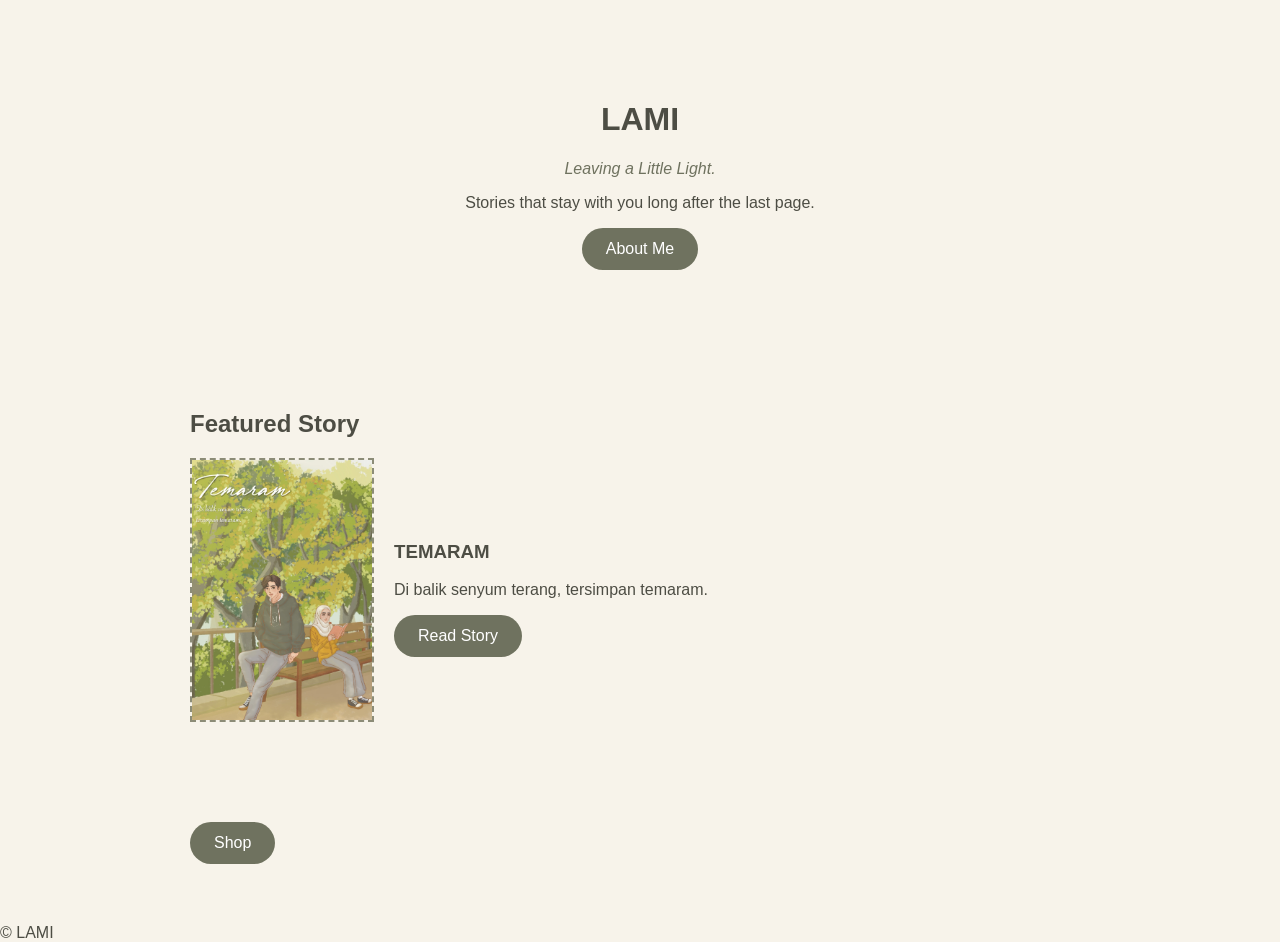
<file: index.html>
<!DOCTYPE html><html><head><meta charset="utf-8"><meta name="viewport" content="width=device-width,initial-scale=1">
<link rel="stylesheet" href="style.css"><title>LAMI</title></head>
<script>
function toggleShop() {
    const shop = document.getElementById("shopItems");

    if (shop.style.display === "none") {
        shop.style.display = "block";
    } else {
        shop.style.display = "none";
    }
}
</script>
<body>
<header class="hero">
<h1>LAMI</h1>
<p class="tag">Leaving a Little Light.</p>
<p class="intro">Stories that stay with you long after the last page.</p>
<a class="btn" href="about.html">About Me</a>
</header>
<section id="stories"><h2>Featured Story</h2>
<div class="card">
  <div class="cover">
    <img src="IMG_1497.jpeg" alt="Cover TEMARAM">
  </div>
  <div>
    <h3>TEMARAM</h3>
    <p>Di balik senyum terang, tersimpan temaram.</p>
    <a class="btn" href="temaram.html">Read Story</a>
  </div>
</div>
</section>
<section>

<h2>
  <button class="btn shop-button" onclick="toggleShop()">Shop</button>
</h2>

<div id="shopItems" style="display:none; margin-top:20px;">

<p>Books</p>
<p>Stickers</p>
<p>Shirt</p>
<p>Sweater</p>
<p>Tote Bag</p>  
<p>Perfume</p>
<p>Coming Soon</p>

</div>

</section>
<footer>© LAMI</footer>
<script src="script.js"></script></body></html>
</file>
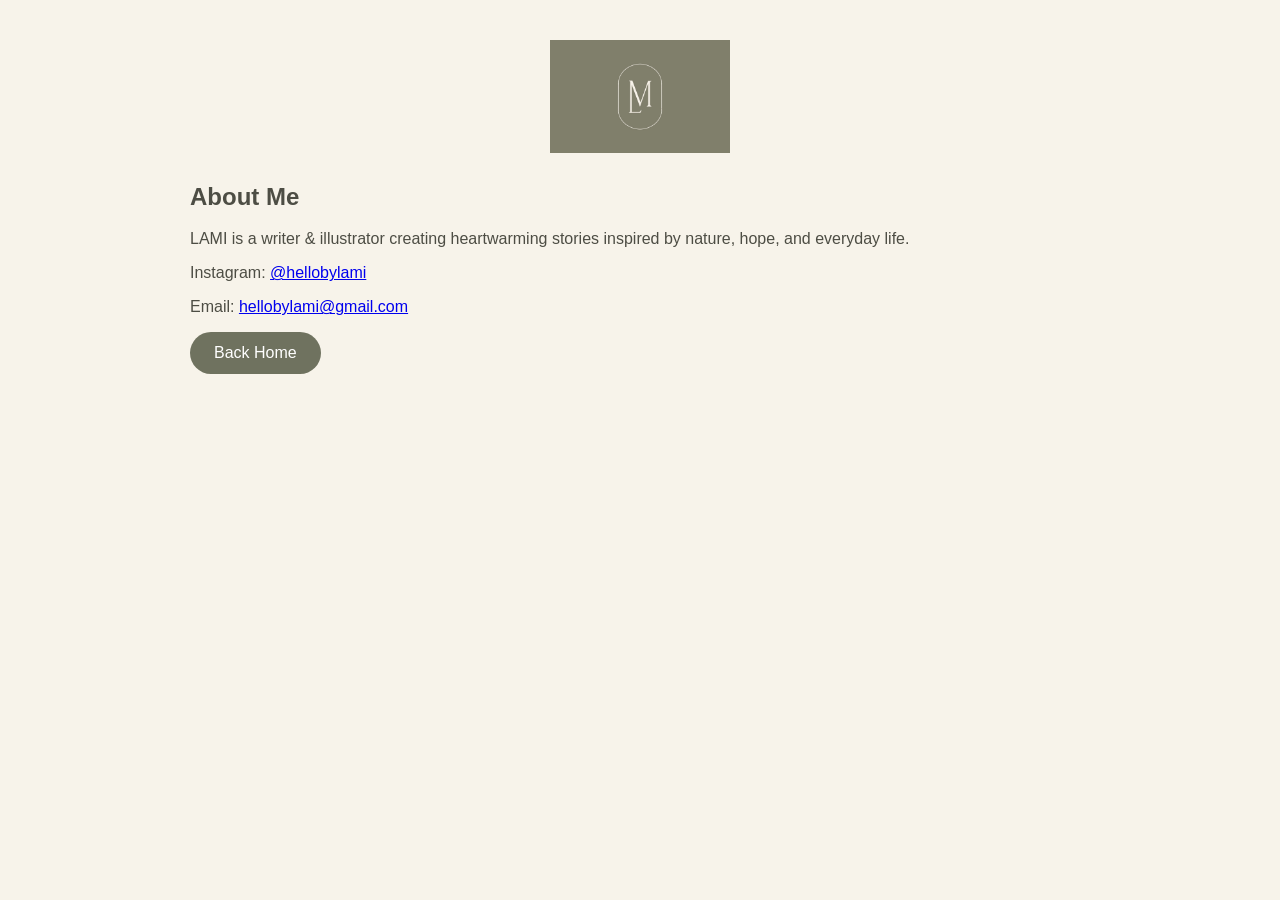
<file: about.html>
<!DOCTYPE html>
<html>
<head>
<meta charset="utf-8">
<meta name="viewport" content="width=device-width, initial-scale=1">
<link rel="stylesheet" href="style.css">
<title>About Me | LAMI</title>
</head>

<body>

<section class="about-page">

<img src="IMG_1405.jpeg" class="about-logo" alt="LAMI Logo">

<h1>About Me</h1>

<p>
LAMI is a writer & illustrator creating heartwarming stories inspired by nature, hope, and everyday life.
</p>

<p>
Instagram: <a href="https://instagram.com/hellobylami">@hellobylami</a>
</p>

<p>
Email: <a href="mailto:hellobylami@gmail.com">hellobylami@gmail.com</a>
</p>

<a class="btn" href="index.html">Back Home</a>

</section>

</body>
</html>
</file>
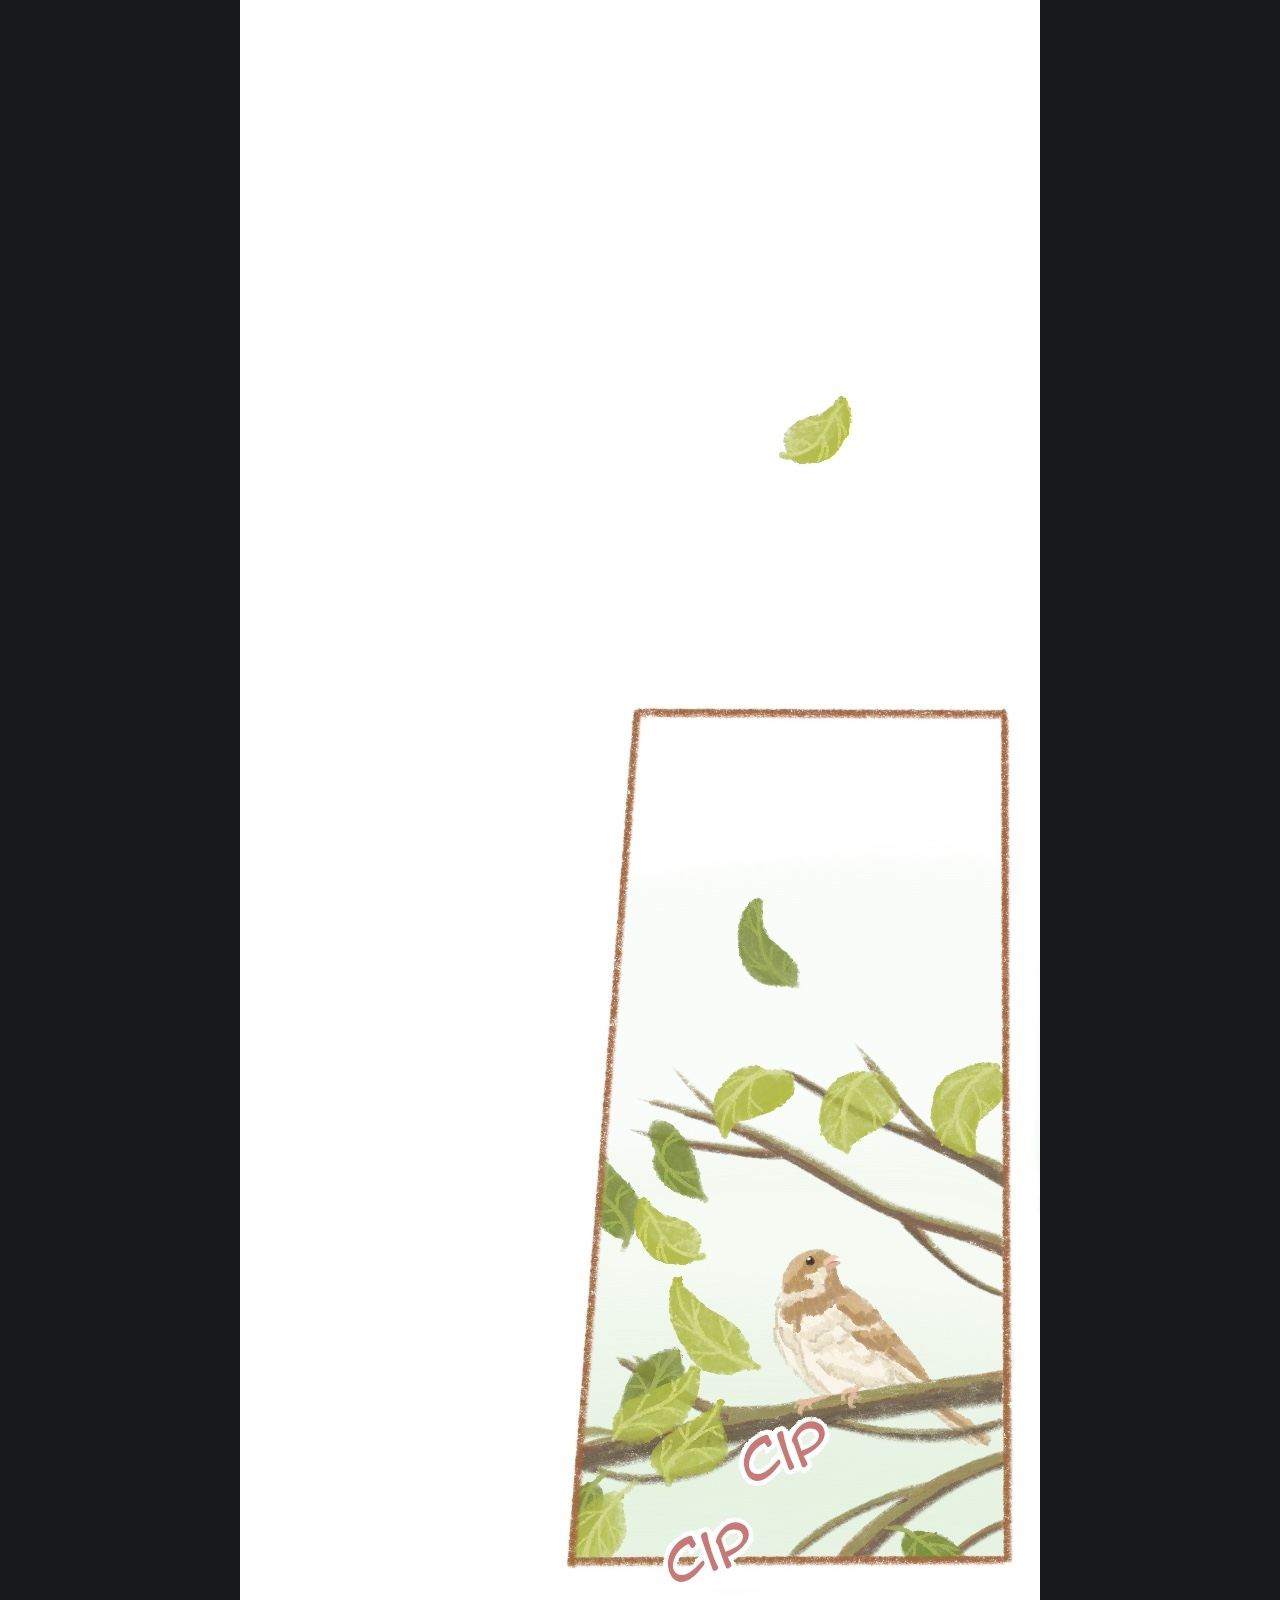
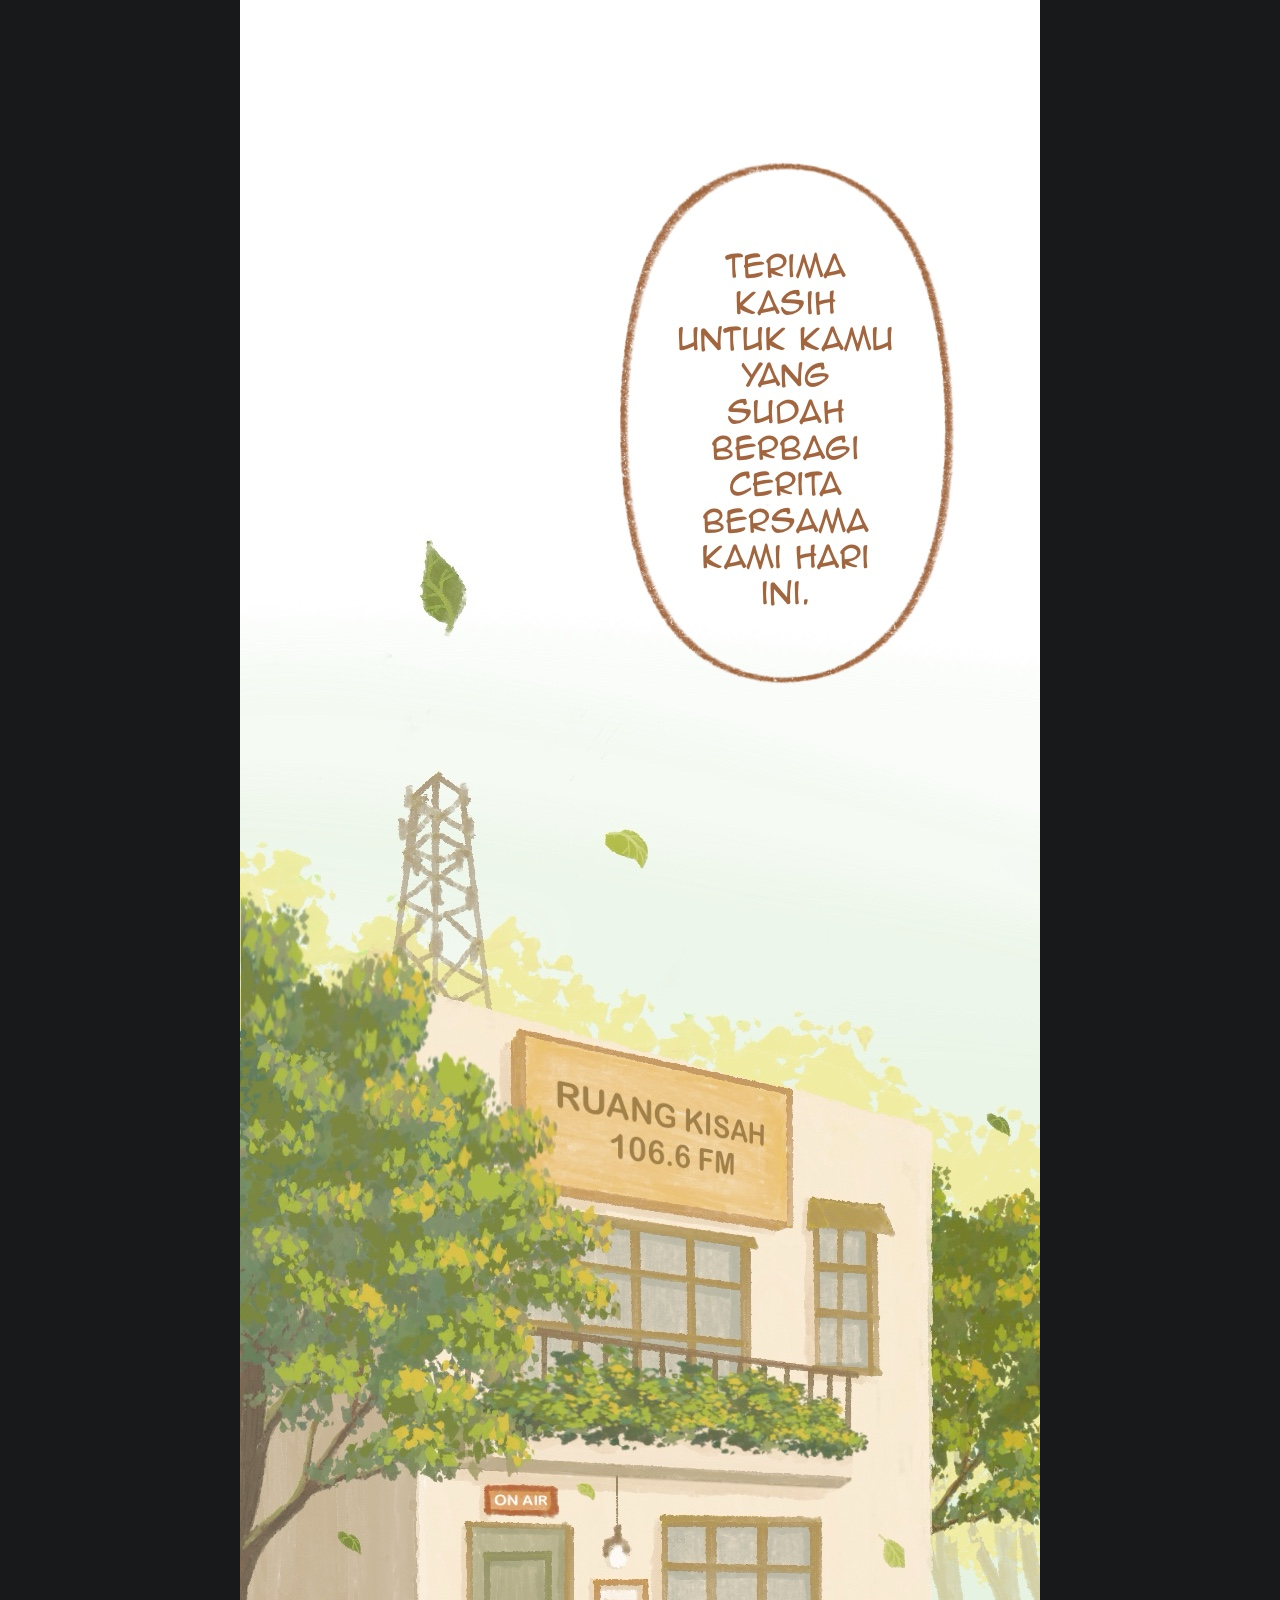
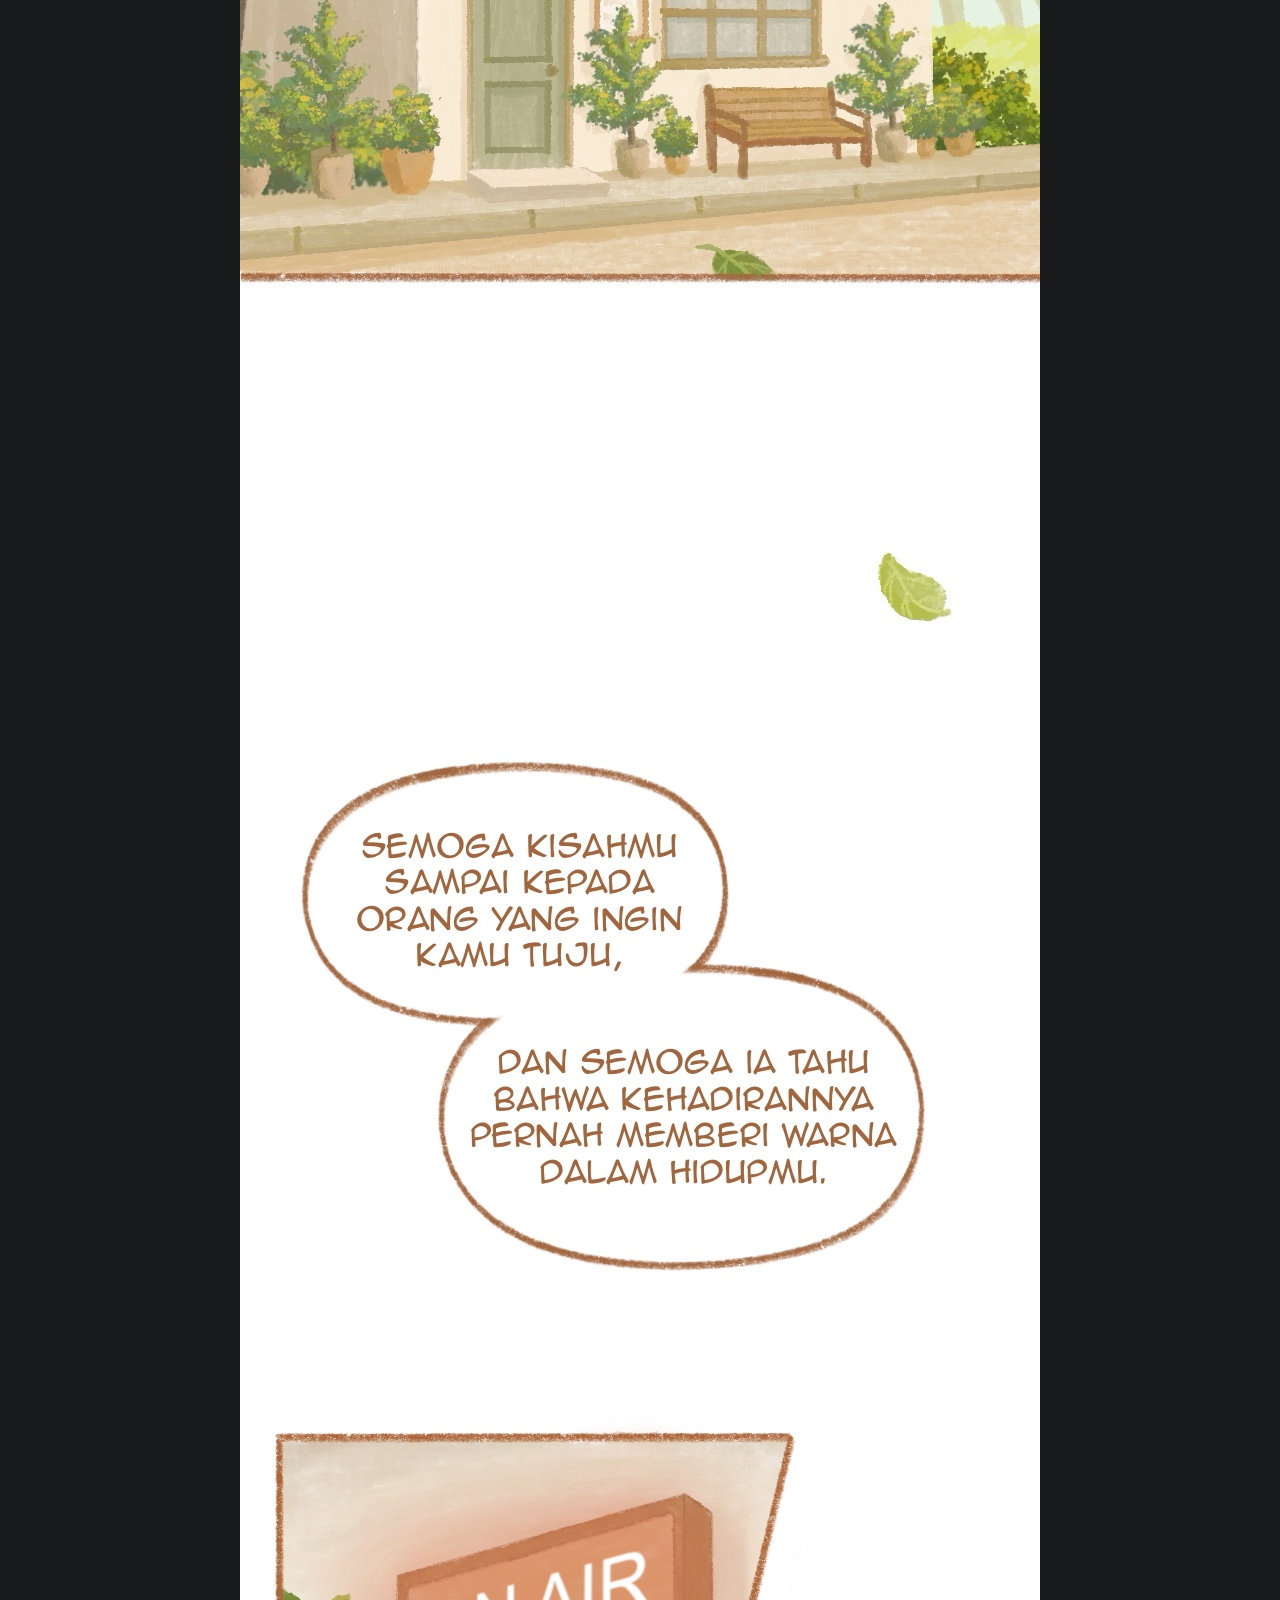
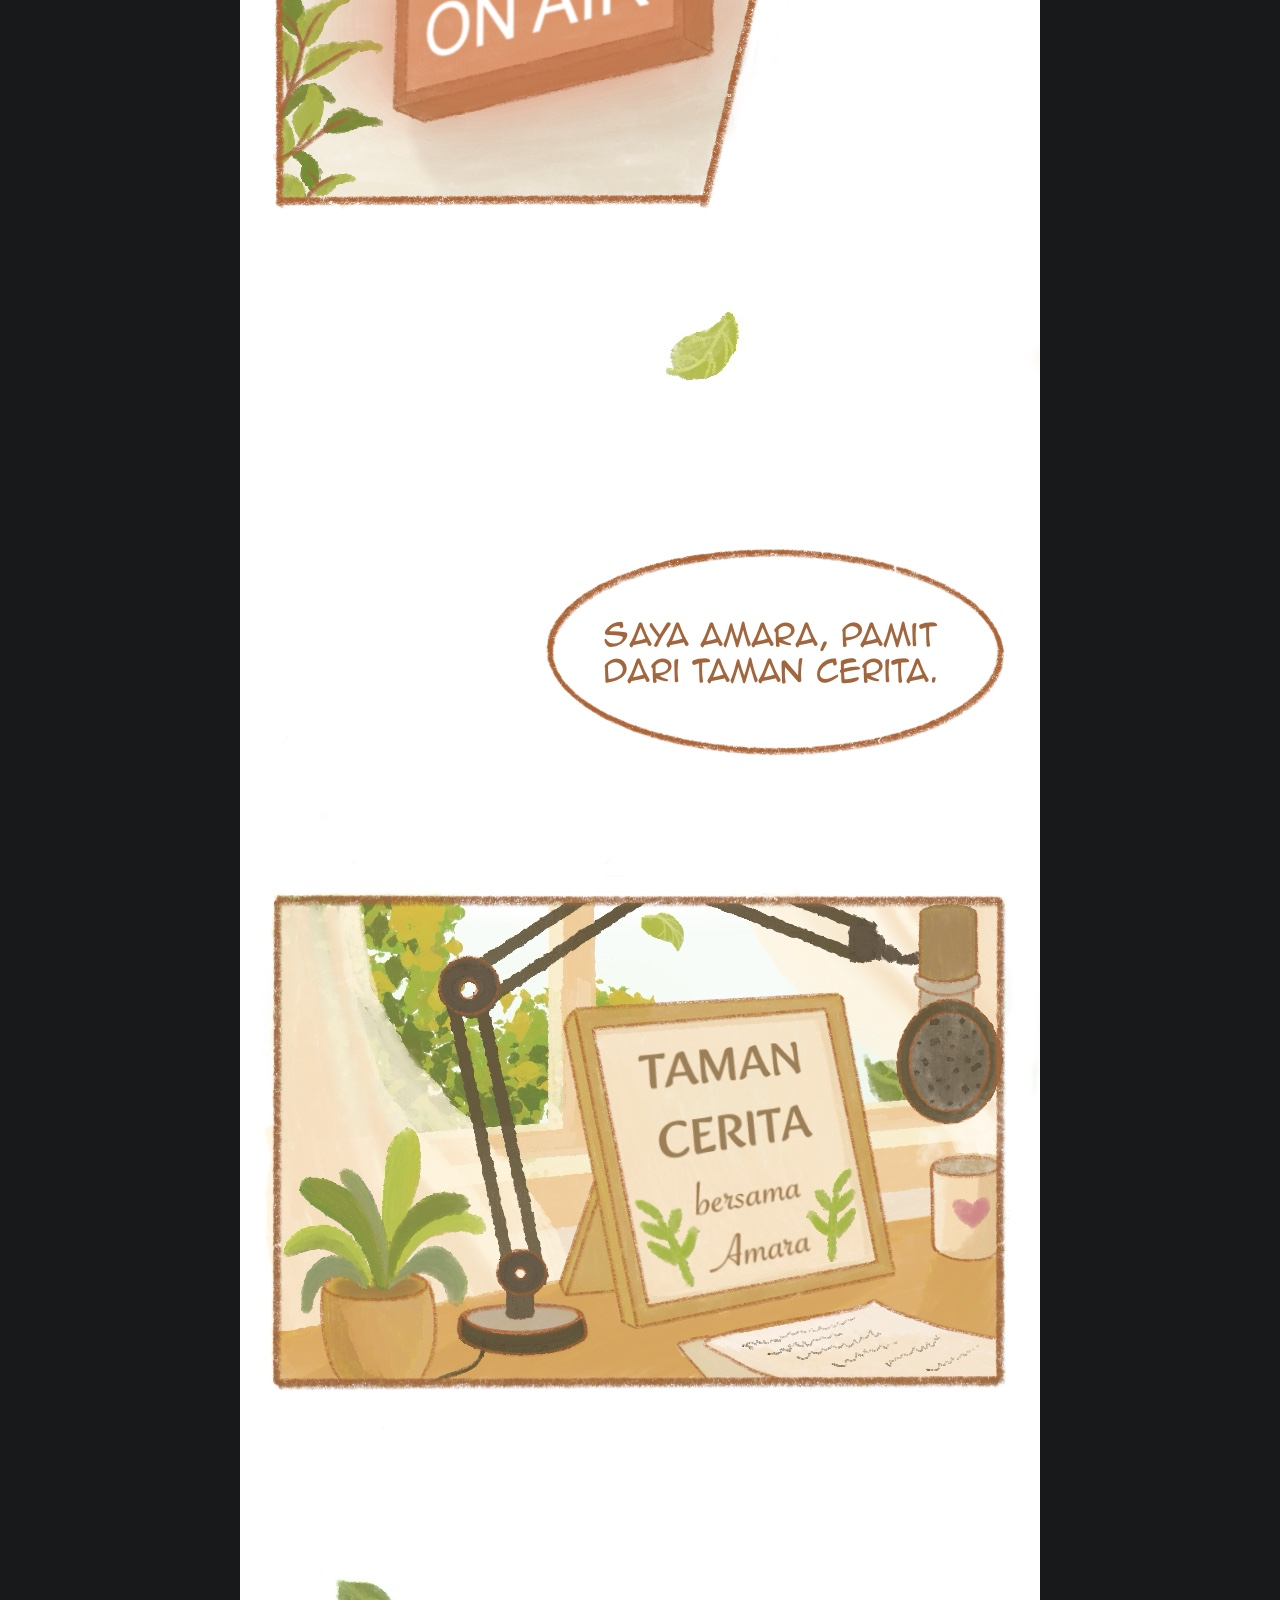
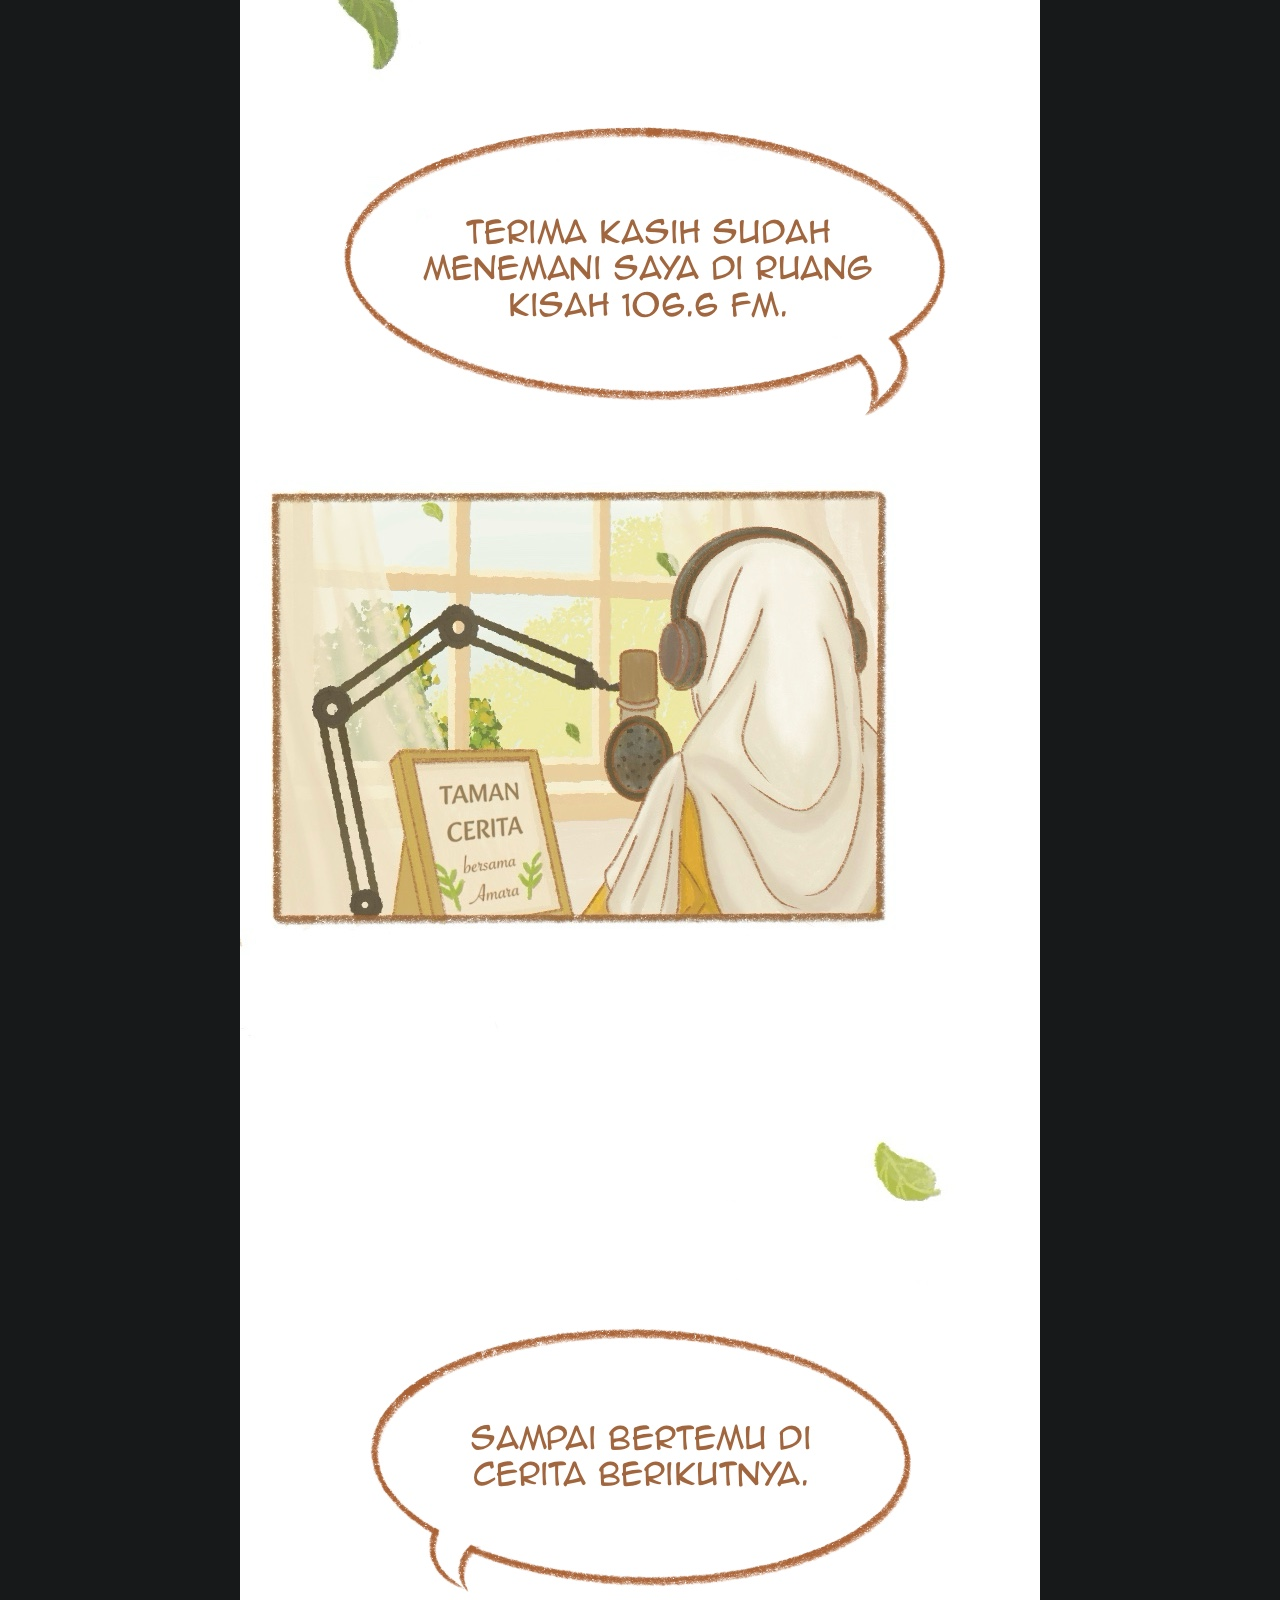
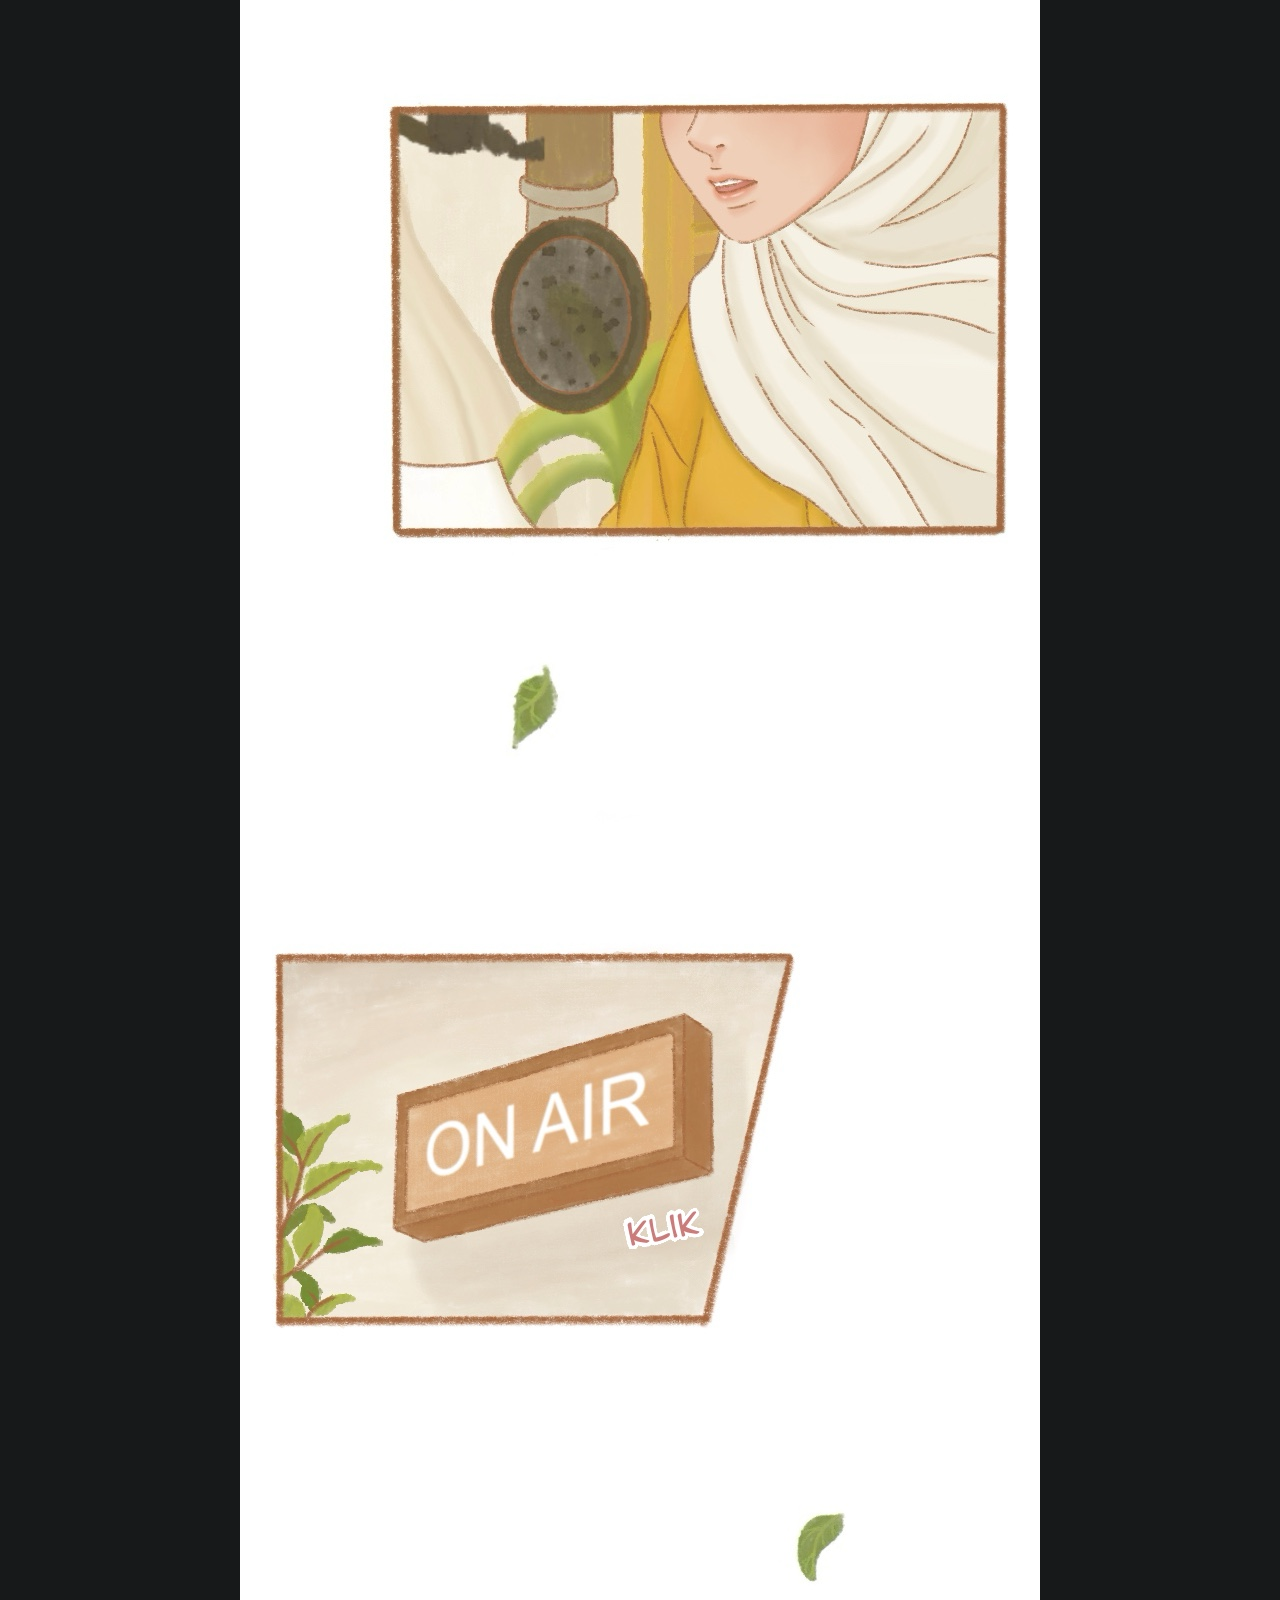
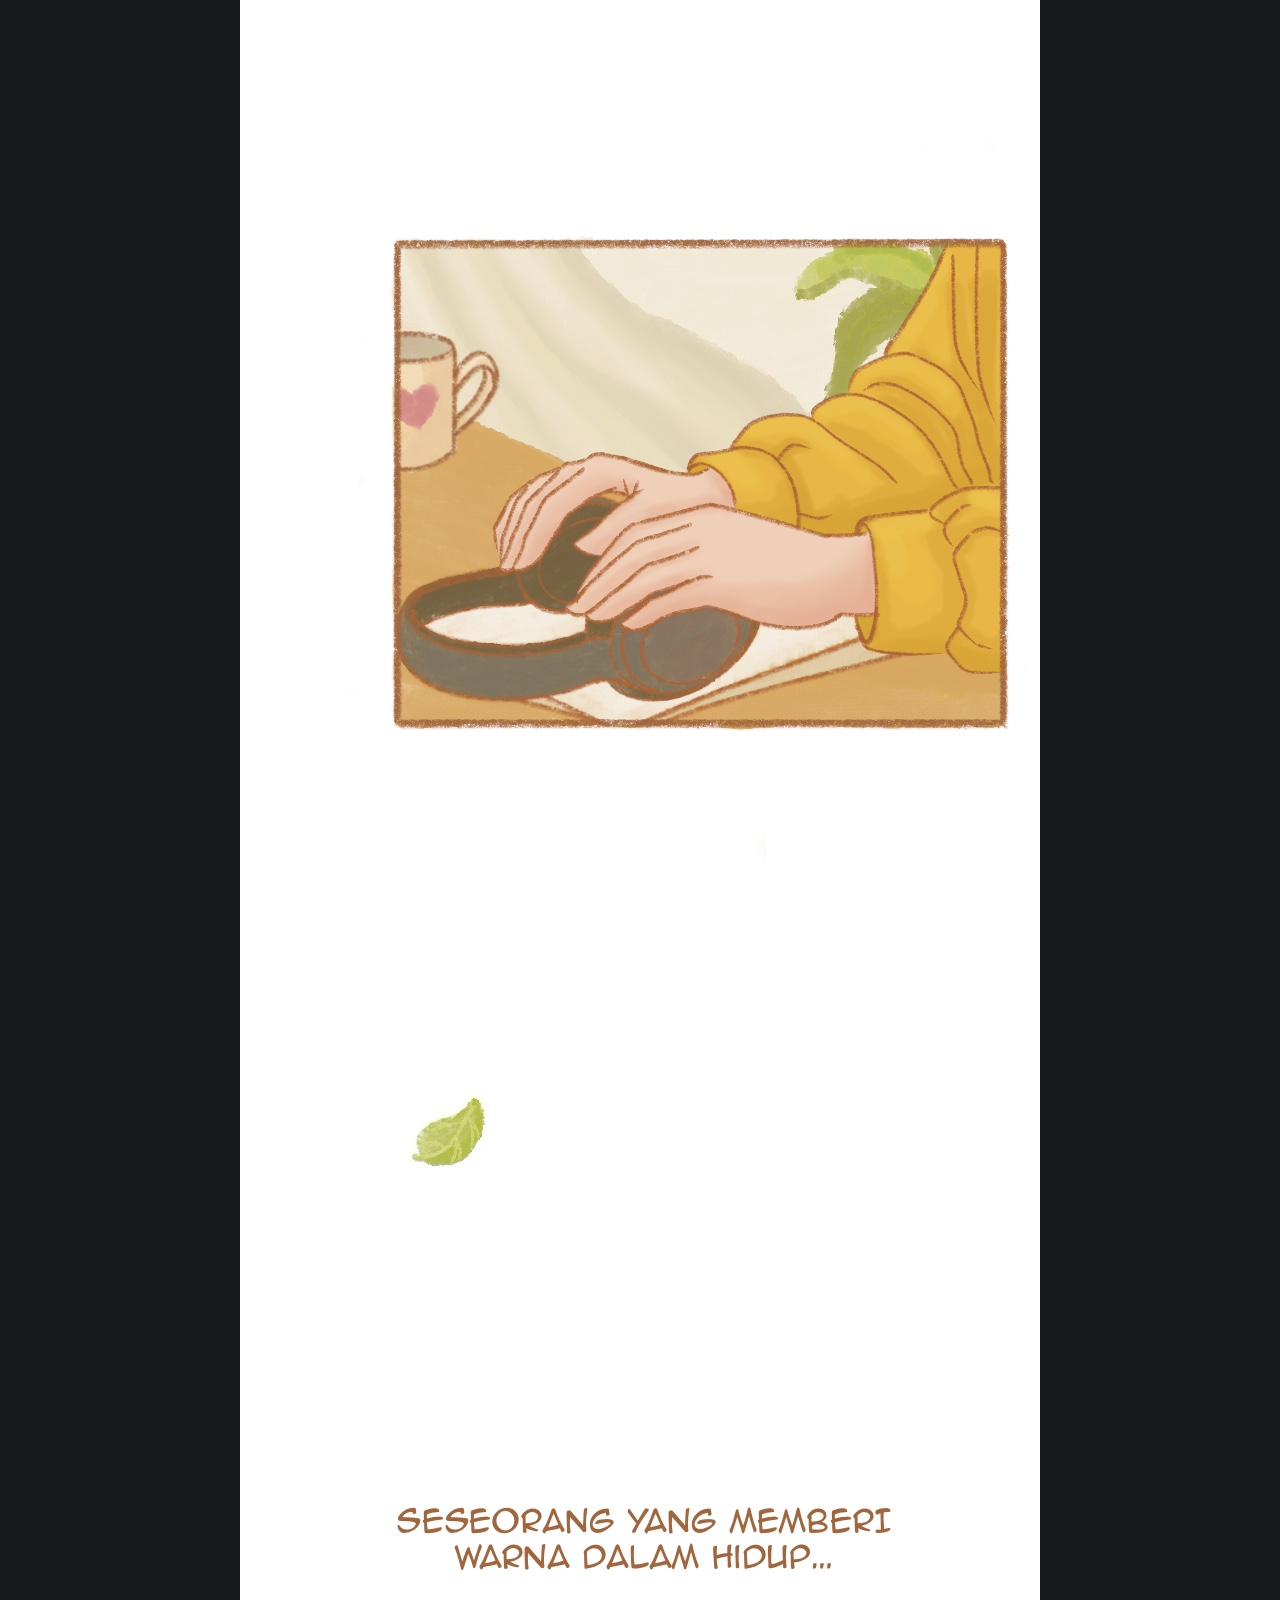
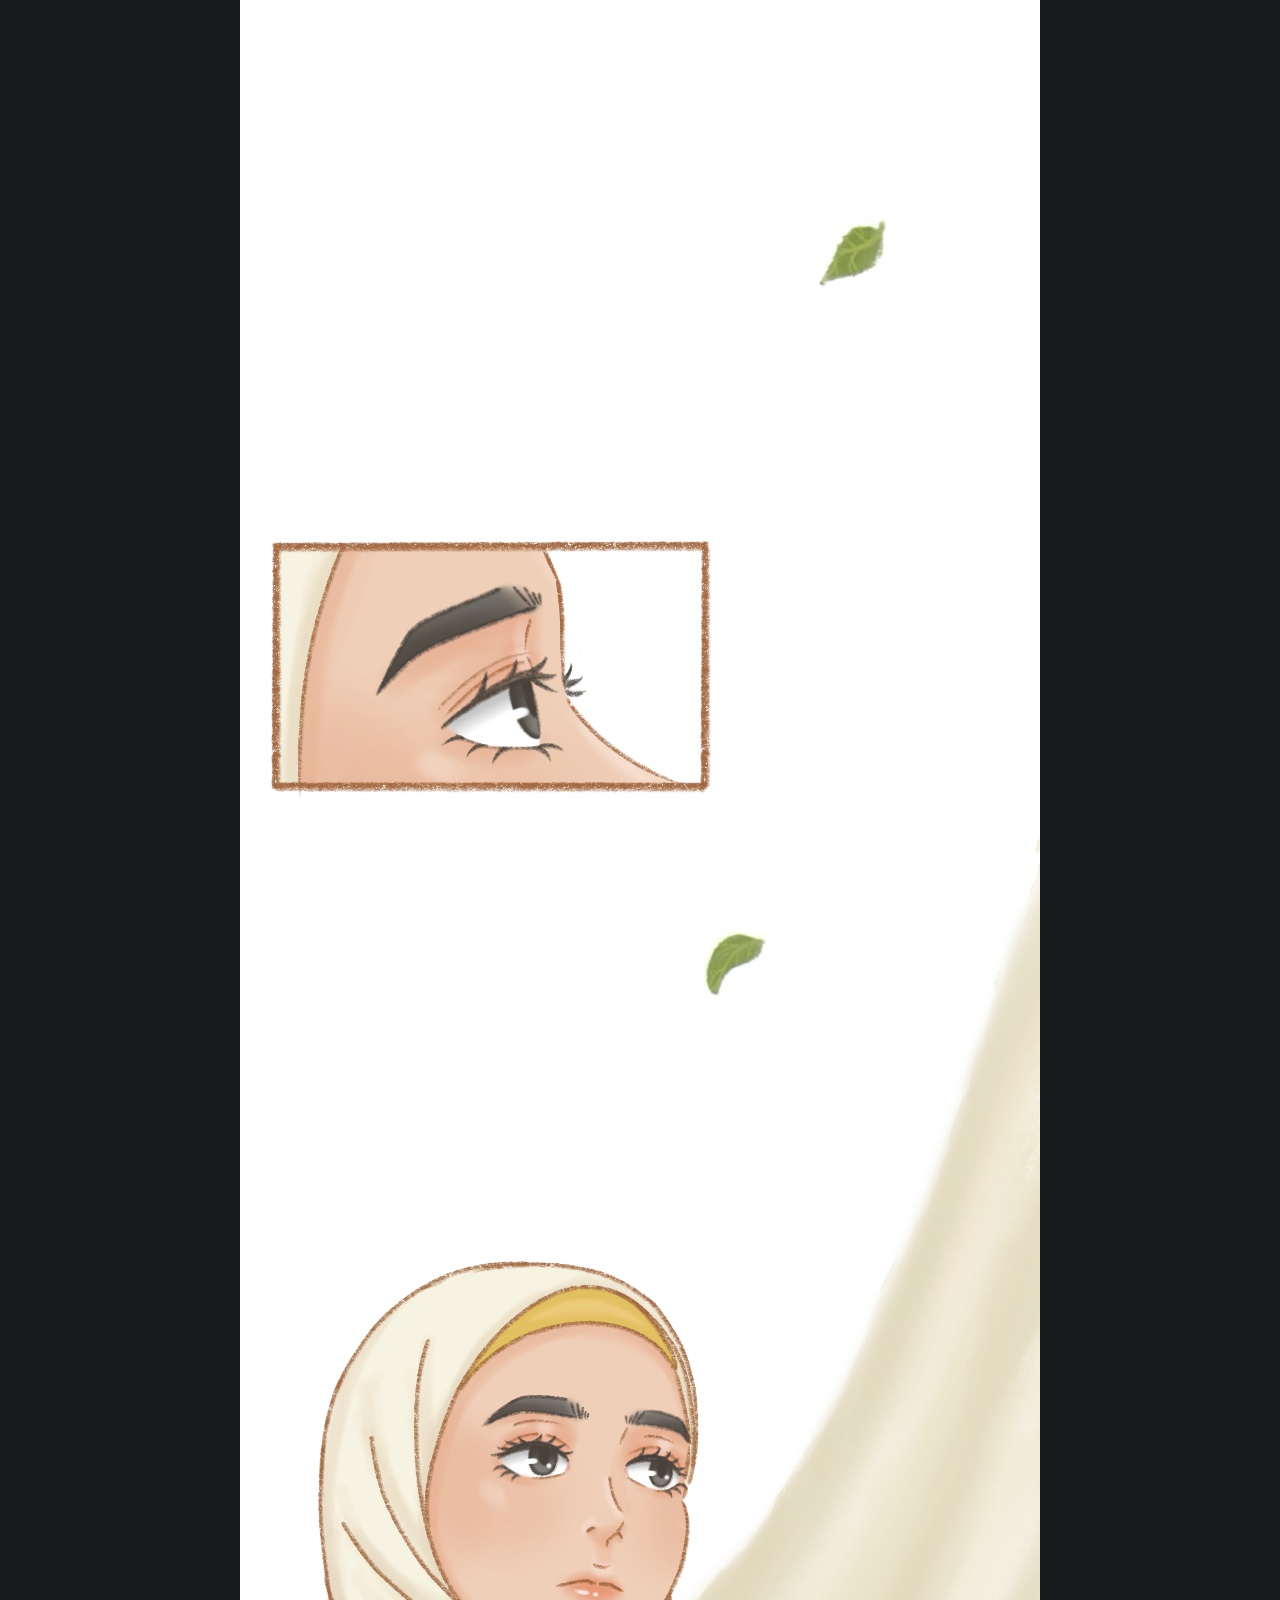
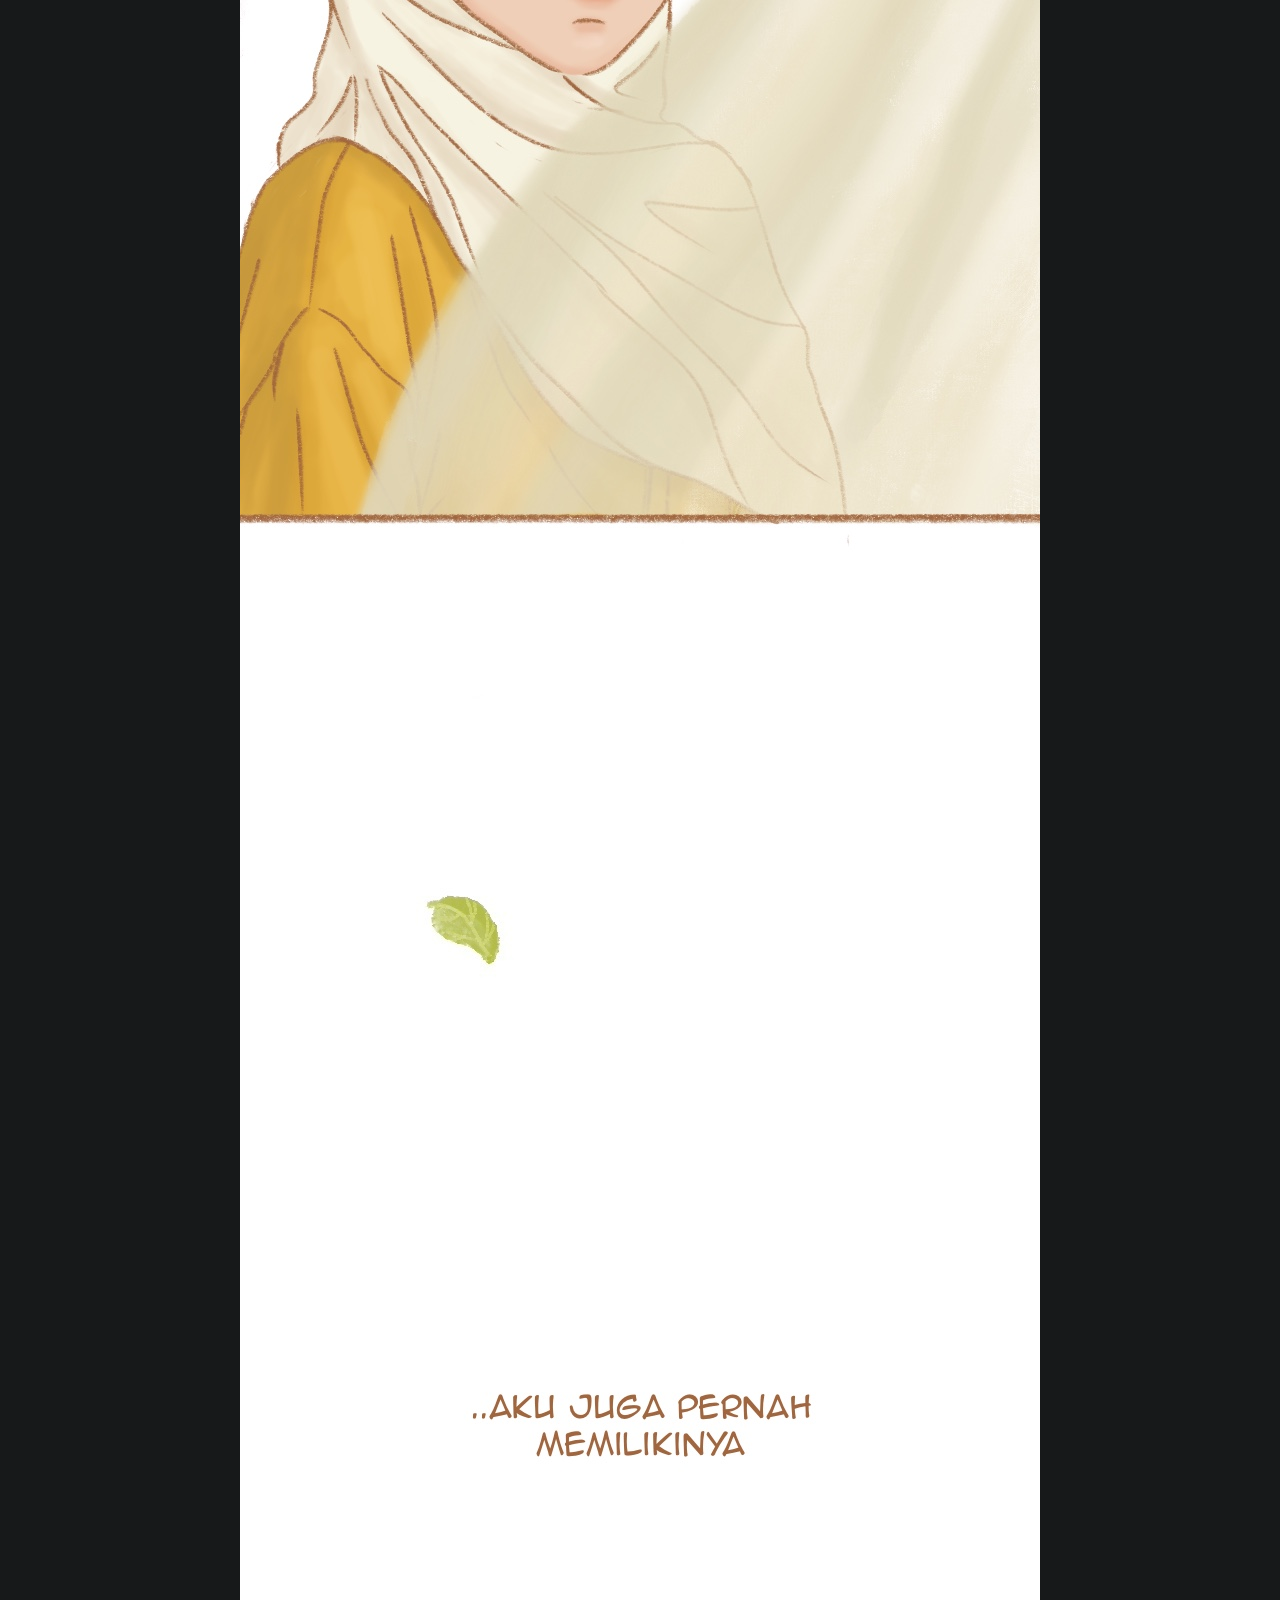
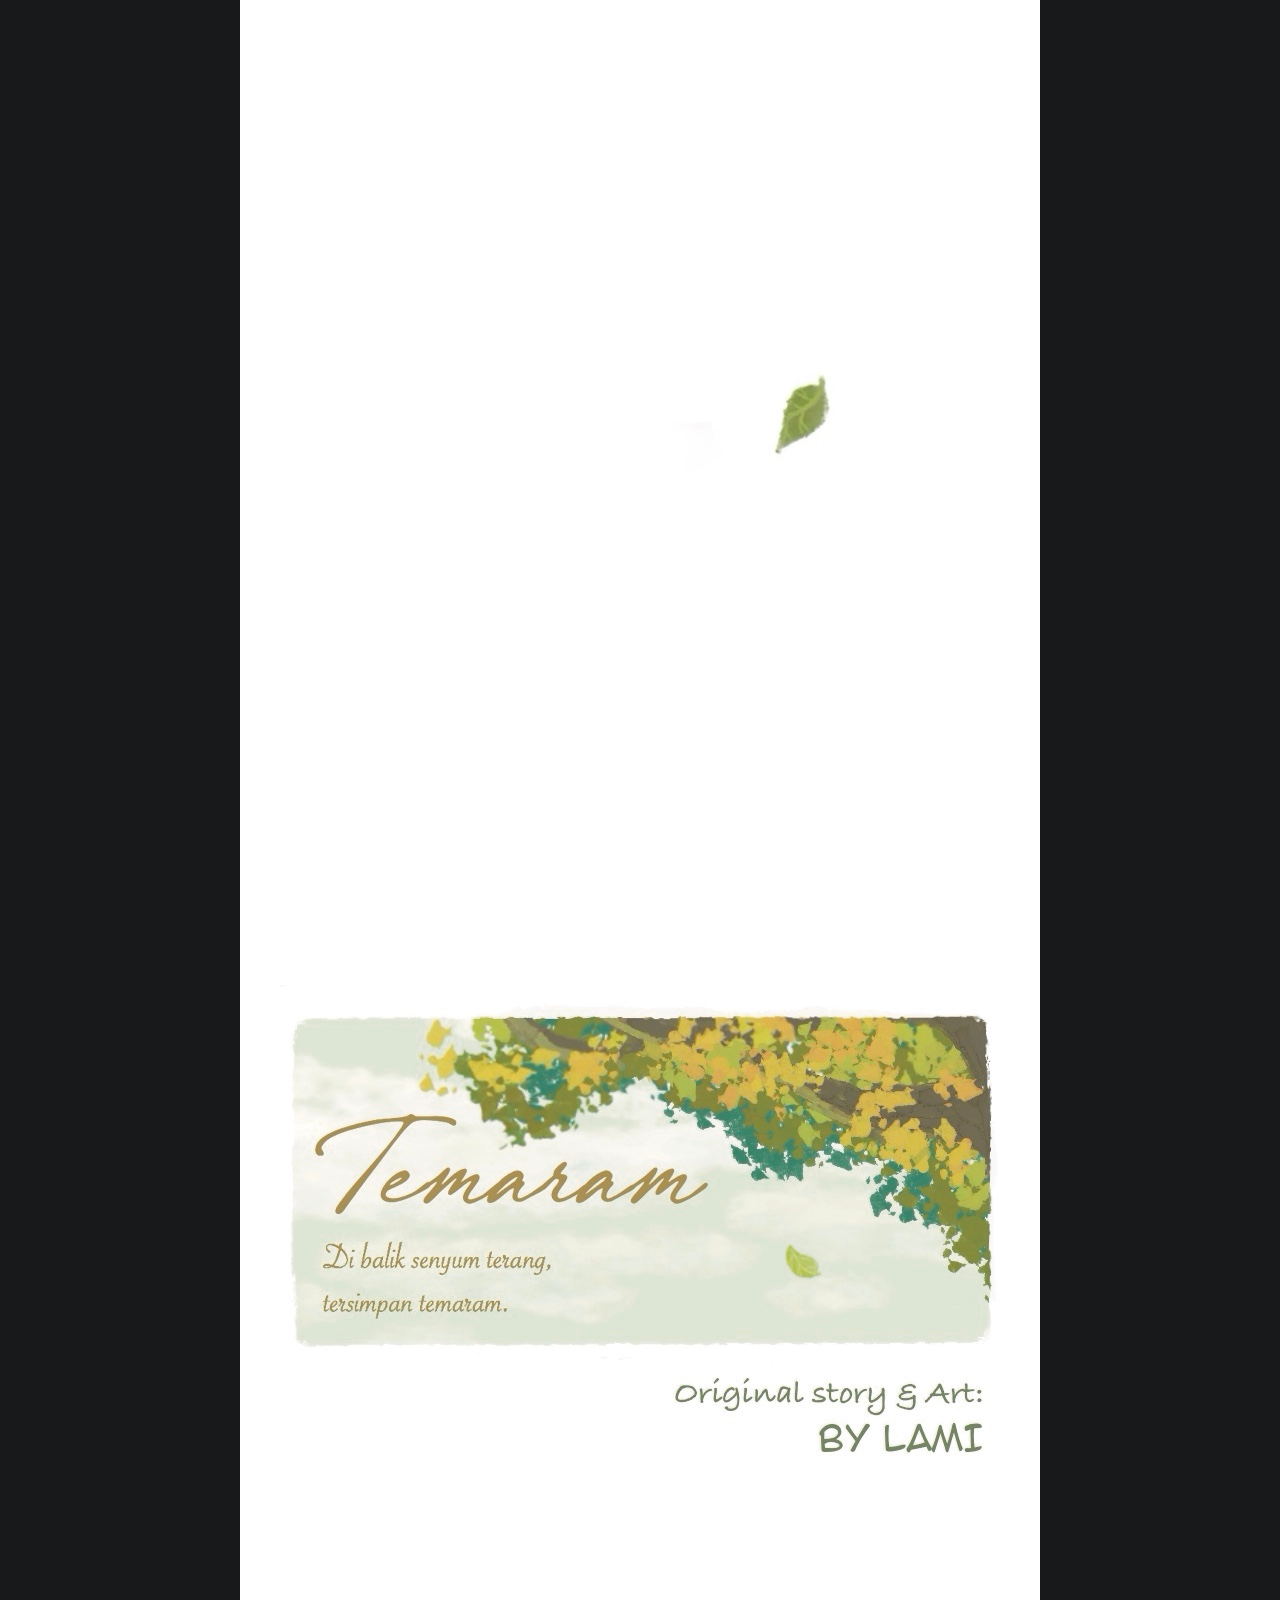
<file: episode1.html>
<!DOCTYPE html>
<html>
<head>
<meta charset="UTF-8">
<meta name="viewport" content="width=device-width, initial-scale=1">

<title>Episode 1 | TEMARAM</title>

<style>
body {
    margin: 0;
    background: #17191a;
}

.story-page {
    width: 100%;
    max-width: 800px;
    margin: 0 auto;
}

.story-page img {
    width: 100%;
    height: auto;
    display: block;
}
</style>

</head>

<body>

<div class="story-page">

    <img src="IMG_1532.jpeg" alt="TEMARAM Episode 1 – Page 1">

    <img src="IMG_1540.jpeg" alt="TEMARAM Episode 1 – Page 2">

    <img src="IMG_1541.jpeg" alt="TEMARAM Episode 1 – Page 3">

    <img src="IMG_1564.jpeg" alt="TEMARAM Episode 1 – Page 4">

    <img src="IMG_1557.jpeg" alt="TEMARAM Episode 1 – Page 5">

    <img src="IMG_1595.jpeg" alt="TEMARAM Episode 1 – Page 6">
    
    <img src="IMG_1579.jpeg" alt="TEMARAM Episode 1 – Page 7">

    <img src="IMG_1676.jpeg" alt="TEMARAM Episode 1 – Page 8">

    <img src="IMG_1592.jpeg" alt="TEMARAM Episode 1 – Page 9">

    <img src="IMG_1675.jpeg" alt="TEMARAM Episode 1 – Page 10">

    <img src="IMG_1604.jpeg" alt="TEMARAM Episode 1 – Page 11">

    <img src="IMG_1613.jpeg" alt="TEMARAM Episode 1 – Page 12">

    <img src="IMG_1616.jpeg" alt="TEMARAM Episode 1 – Page 13">

</div>

    <div class="episode-nav">
  <a href="temaram.html" class="nav-circle">← BACK</a>
  <a href="Episode2.html" class="nav-circle">NEXT →</a>
</div>

</body>
</html>
</file>
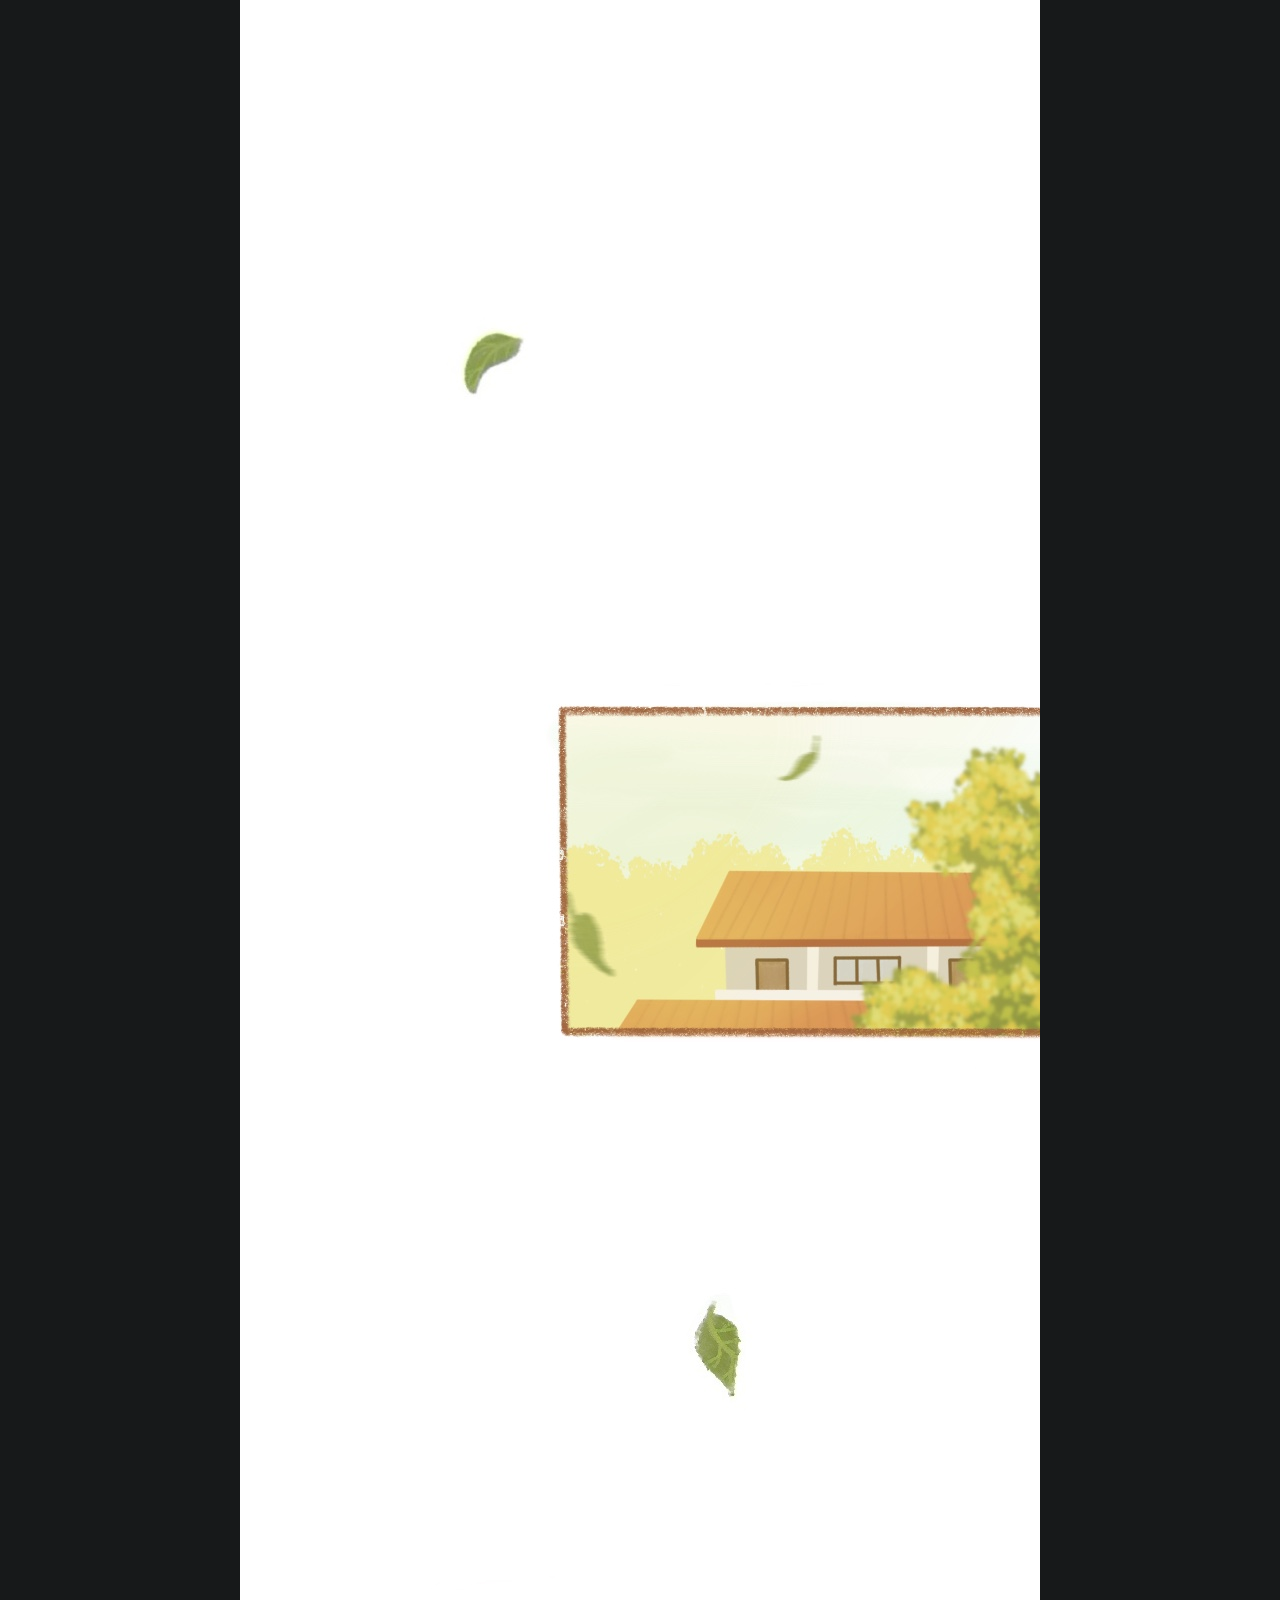
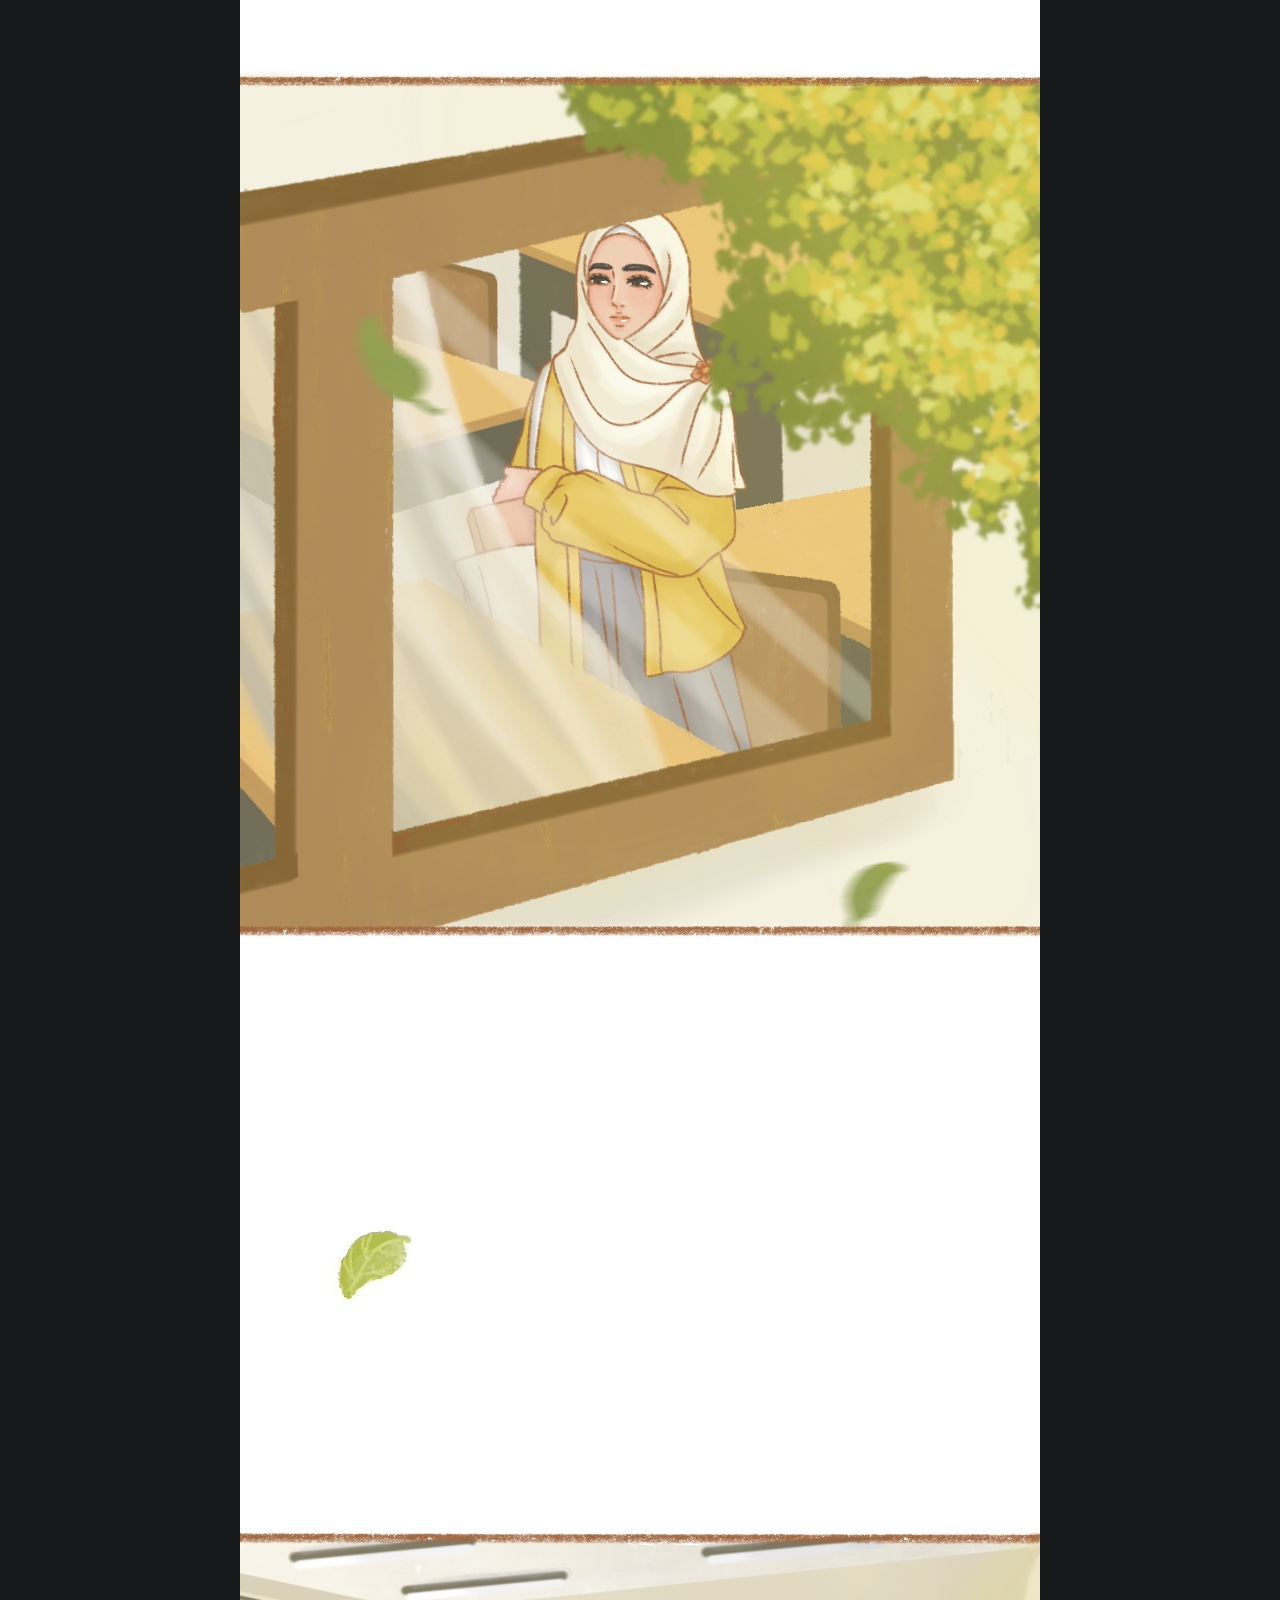
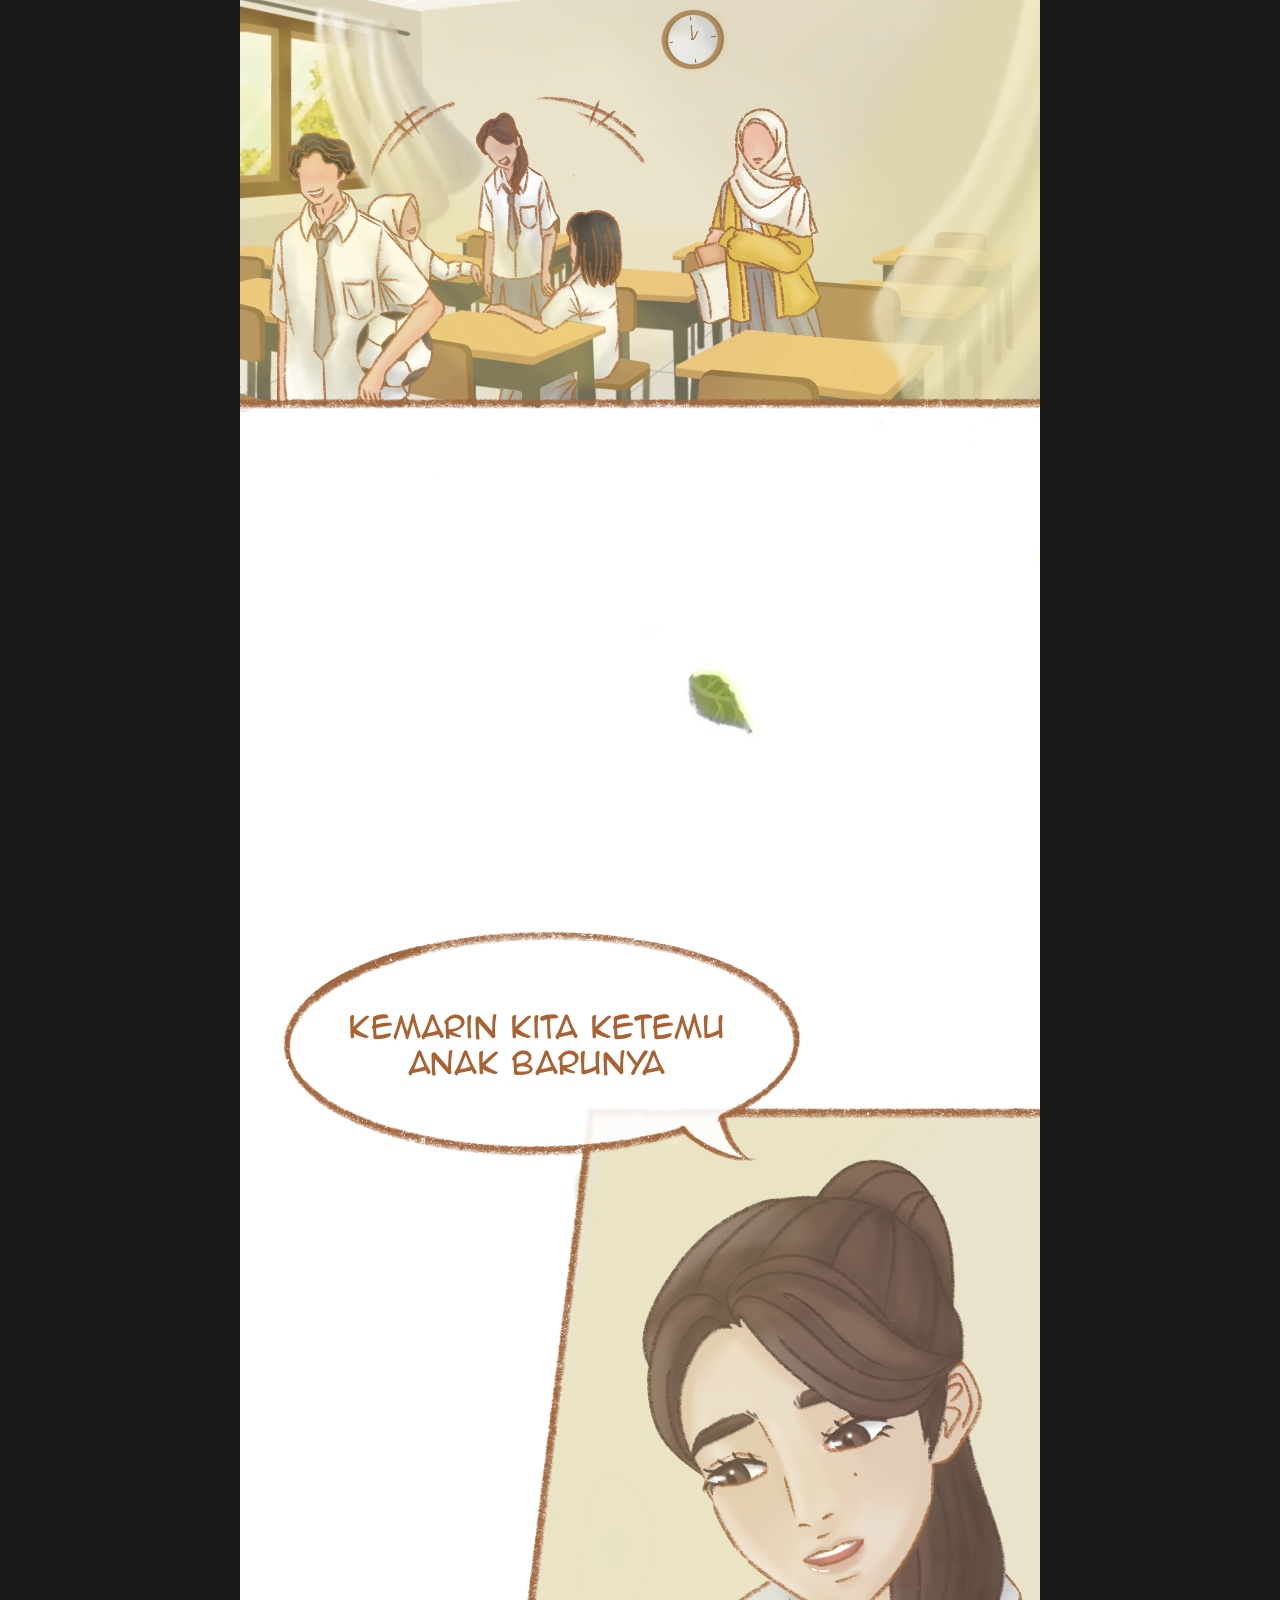
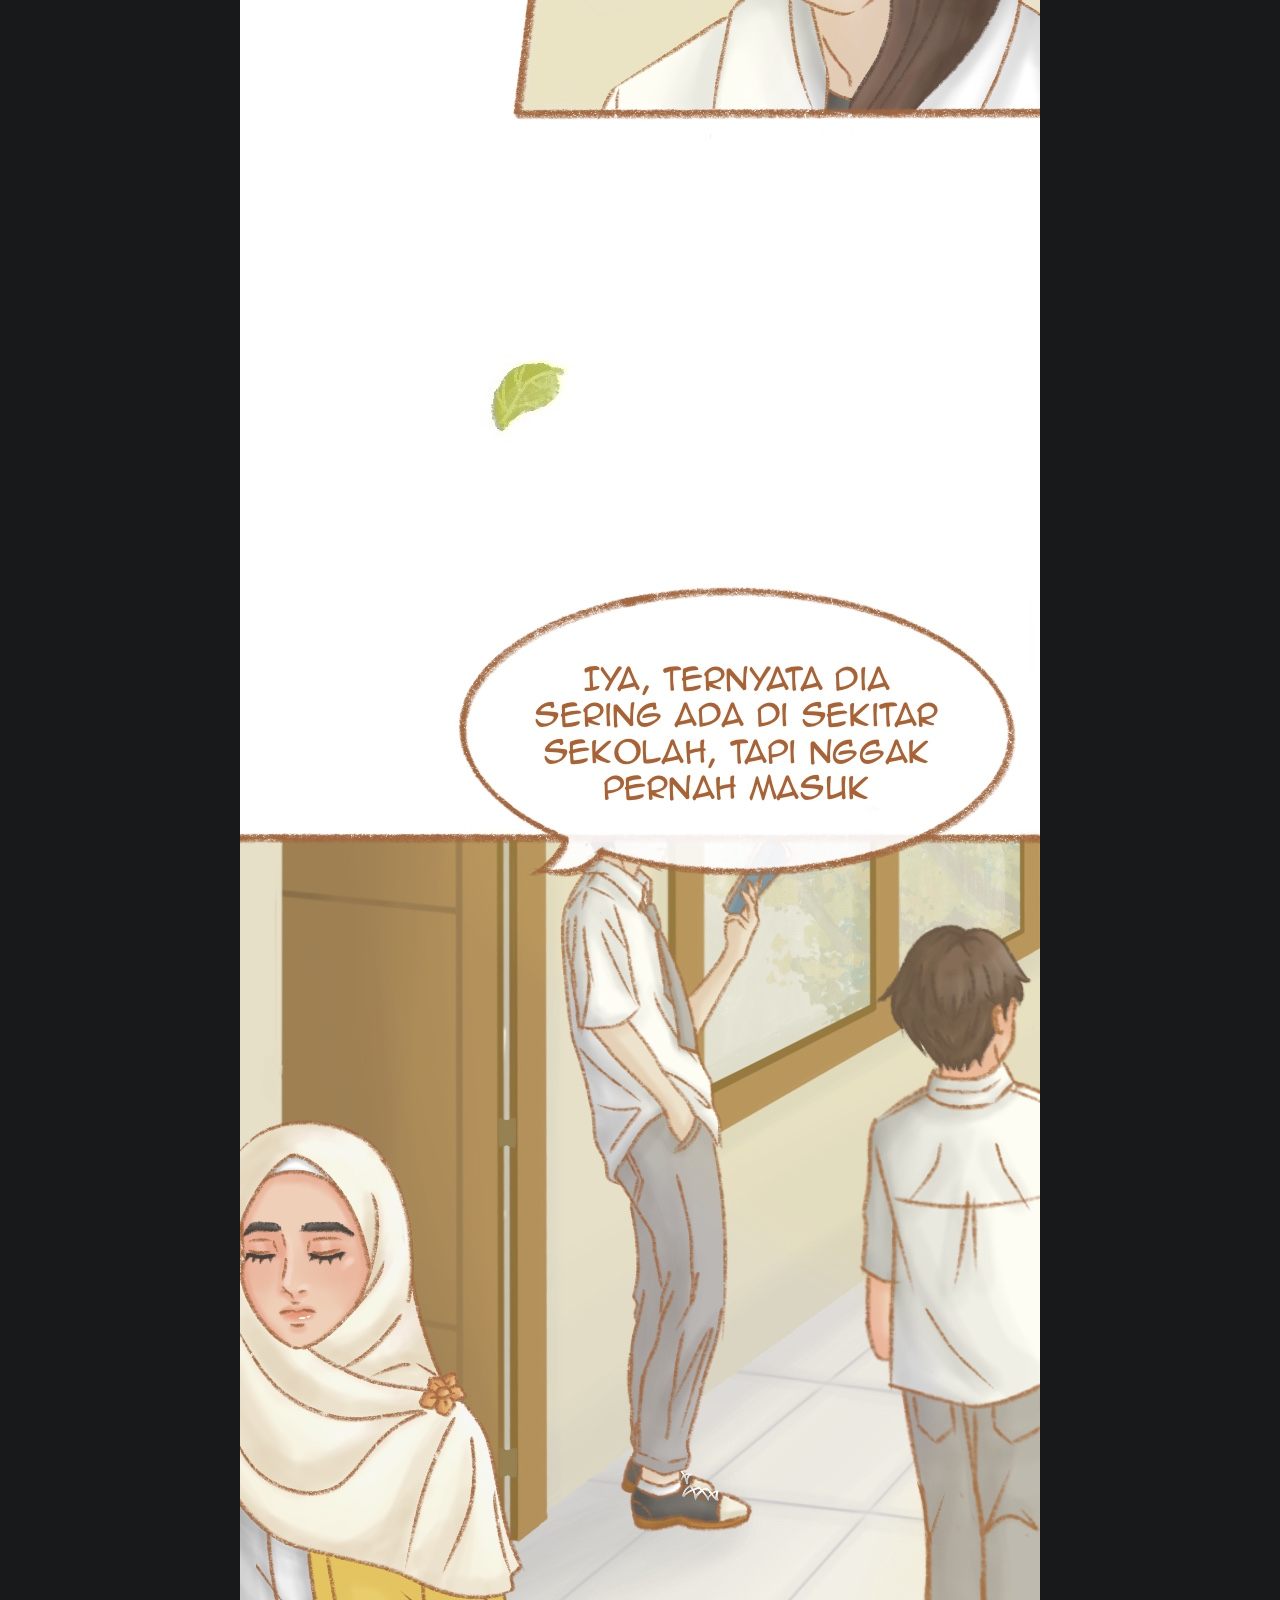
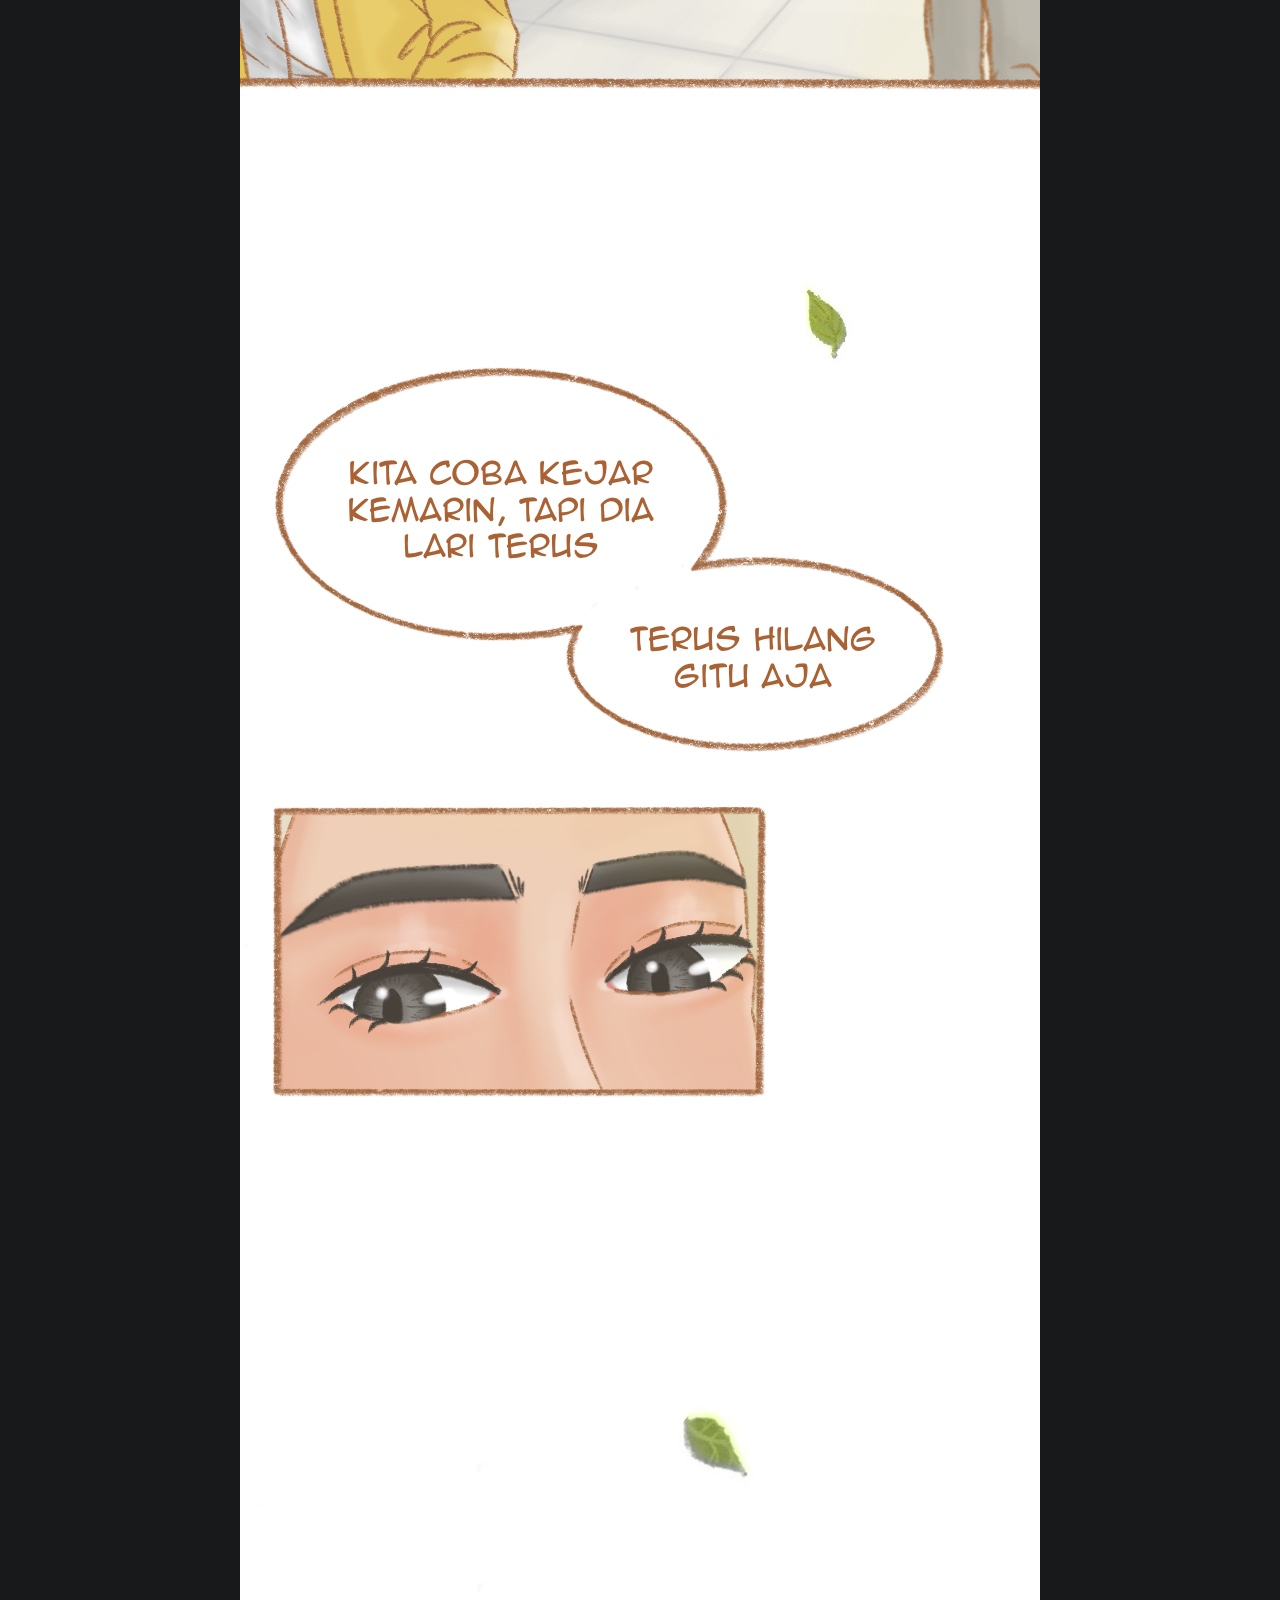
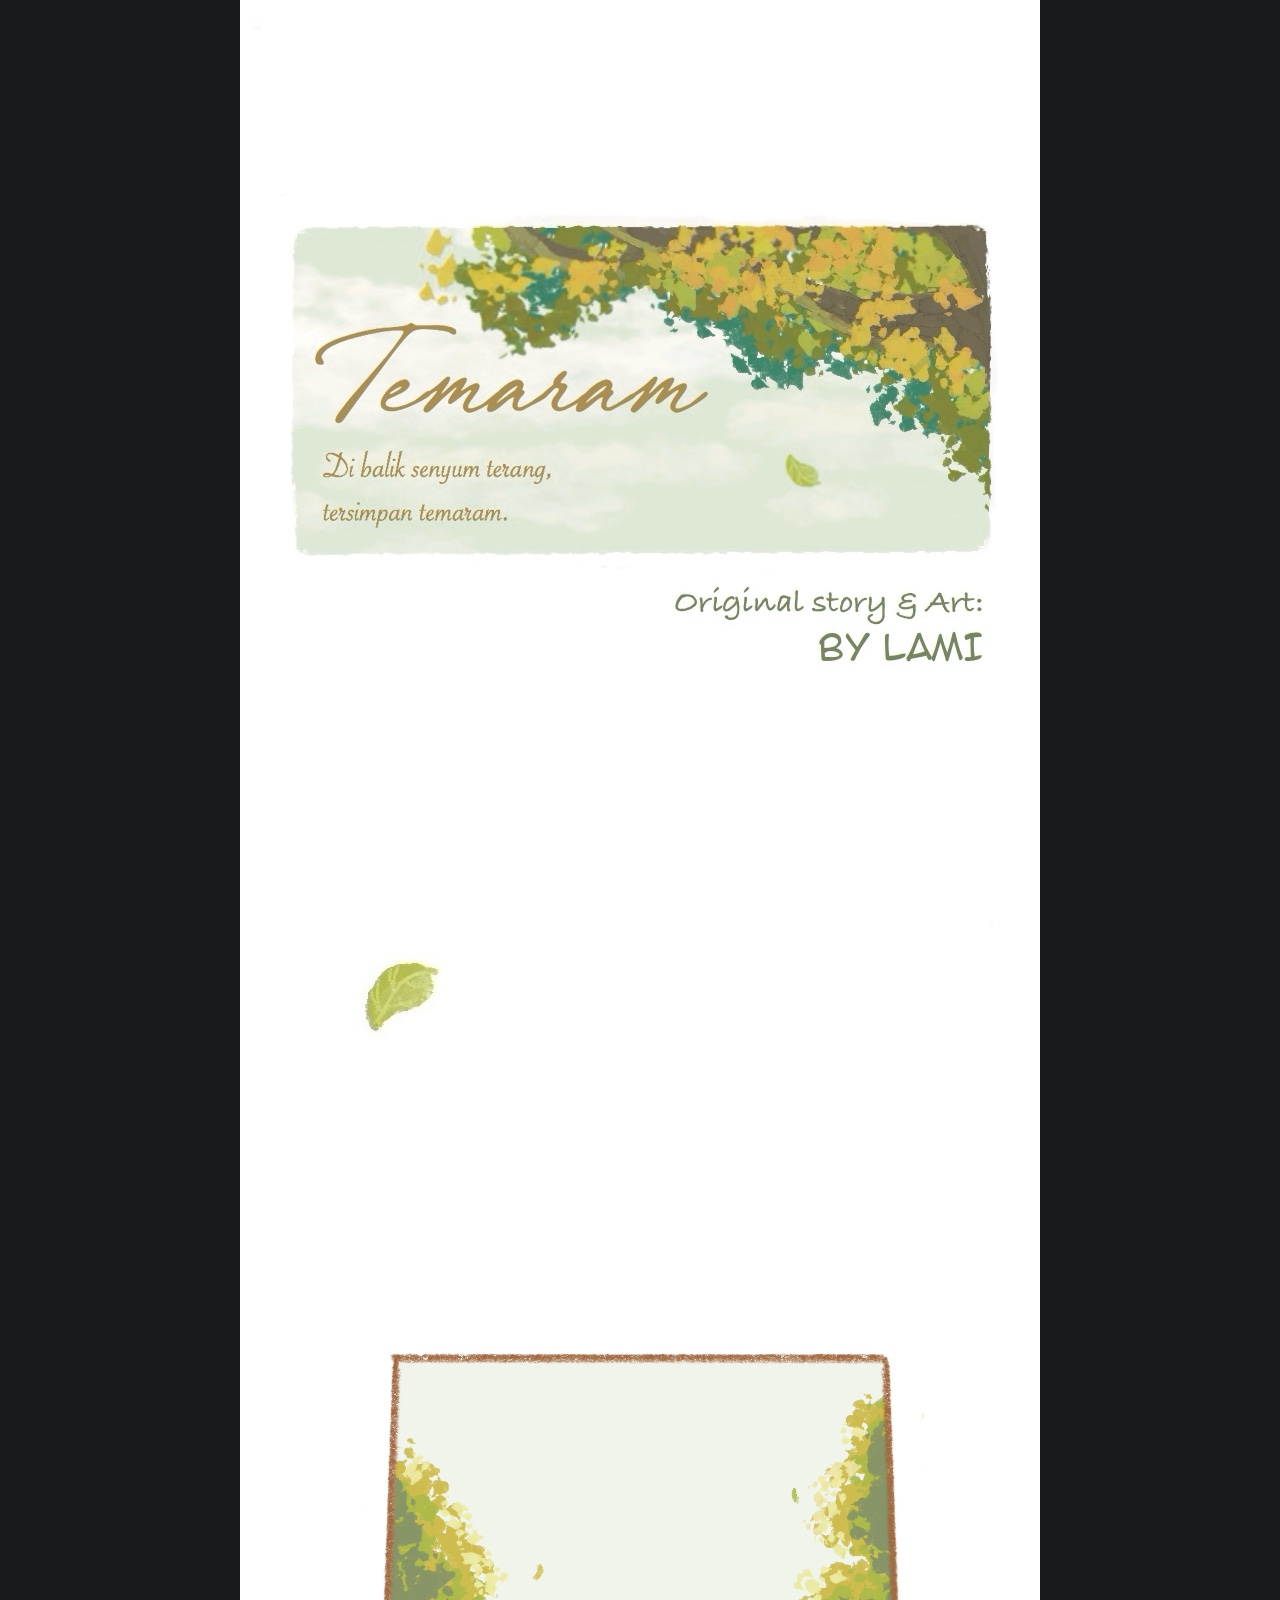
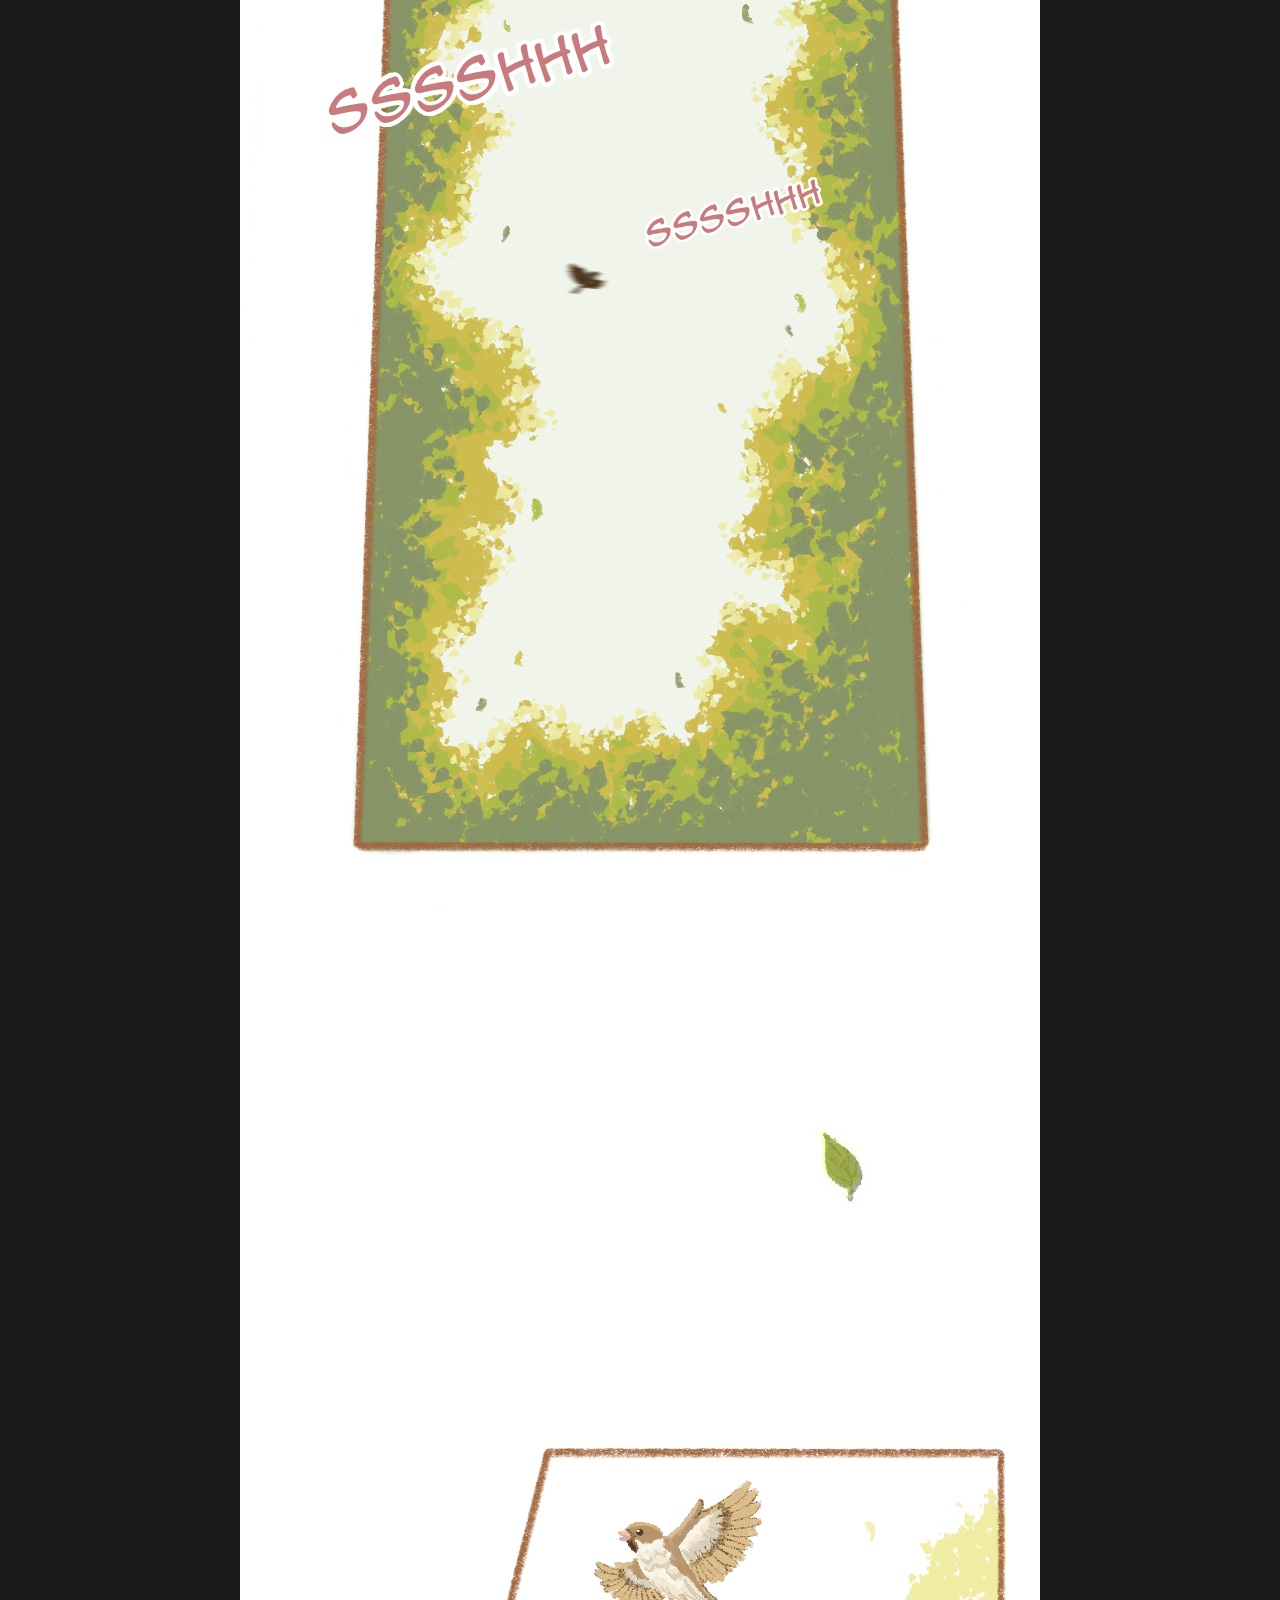
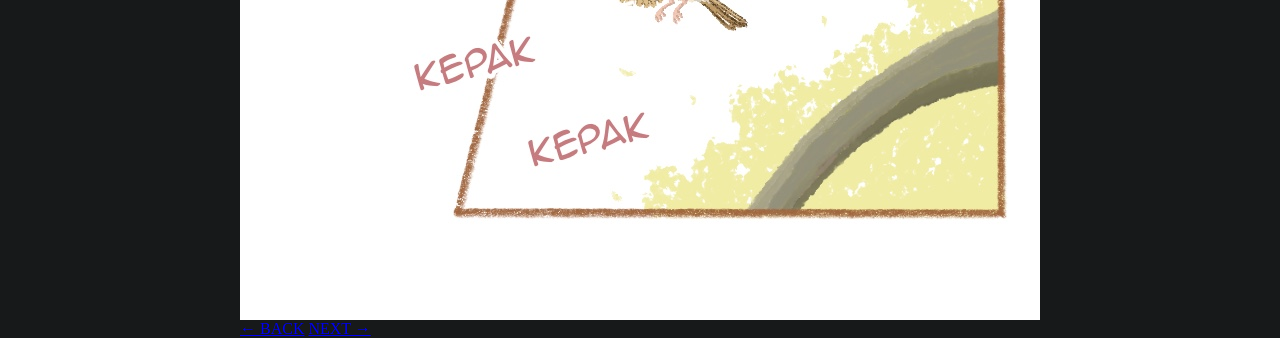
<file: Episode2.html>
<!DOCTYPE html>
<html>
<head>
<meta charset="UTF-8">
<meta name="viewport" content="width=device-width, initial-scale=1">

<title>Episode 2 | TEMARAM</title>

<style>
body {
    margin: 0;
    background: #17191a;
}

.story-page {
    width: 100%;
    max-width: 800px;
    margin: 0 auto;
}

.story-page img {
    width: 100%;
    height: auto;
    display: block;
}
</style>

</head>

<body>

<div class="story-page">

    <img src="IMG_1679.jpeg" alt="TEMARAM Episode 2 - Page 1">
    <img src="IMG_1678.jpeg" alt="TEMARAM Episode 2 - Page 2">
    <img src="IMG_1681.jpeg" alt="TEMARAM Episode 2 - Page 3">

    <div class="episode-nav">
  <a href="episode1.html" class="nav-circle">← BACK</a>
  <a href="Episode3.html" class="nav-circle">NEXT →</a>
</div>

</div>

</body>
</html>
</file>
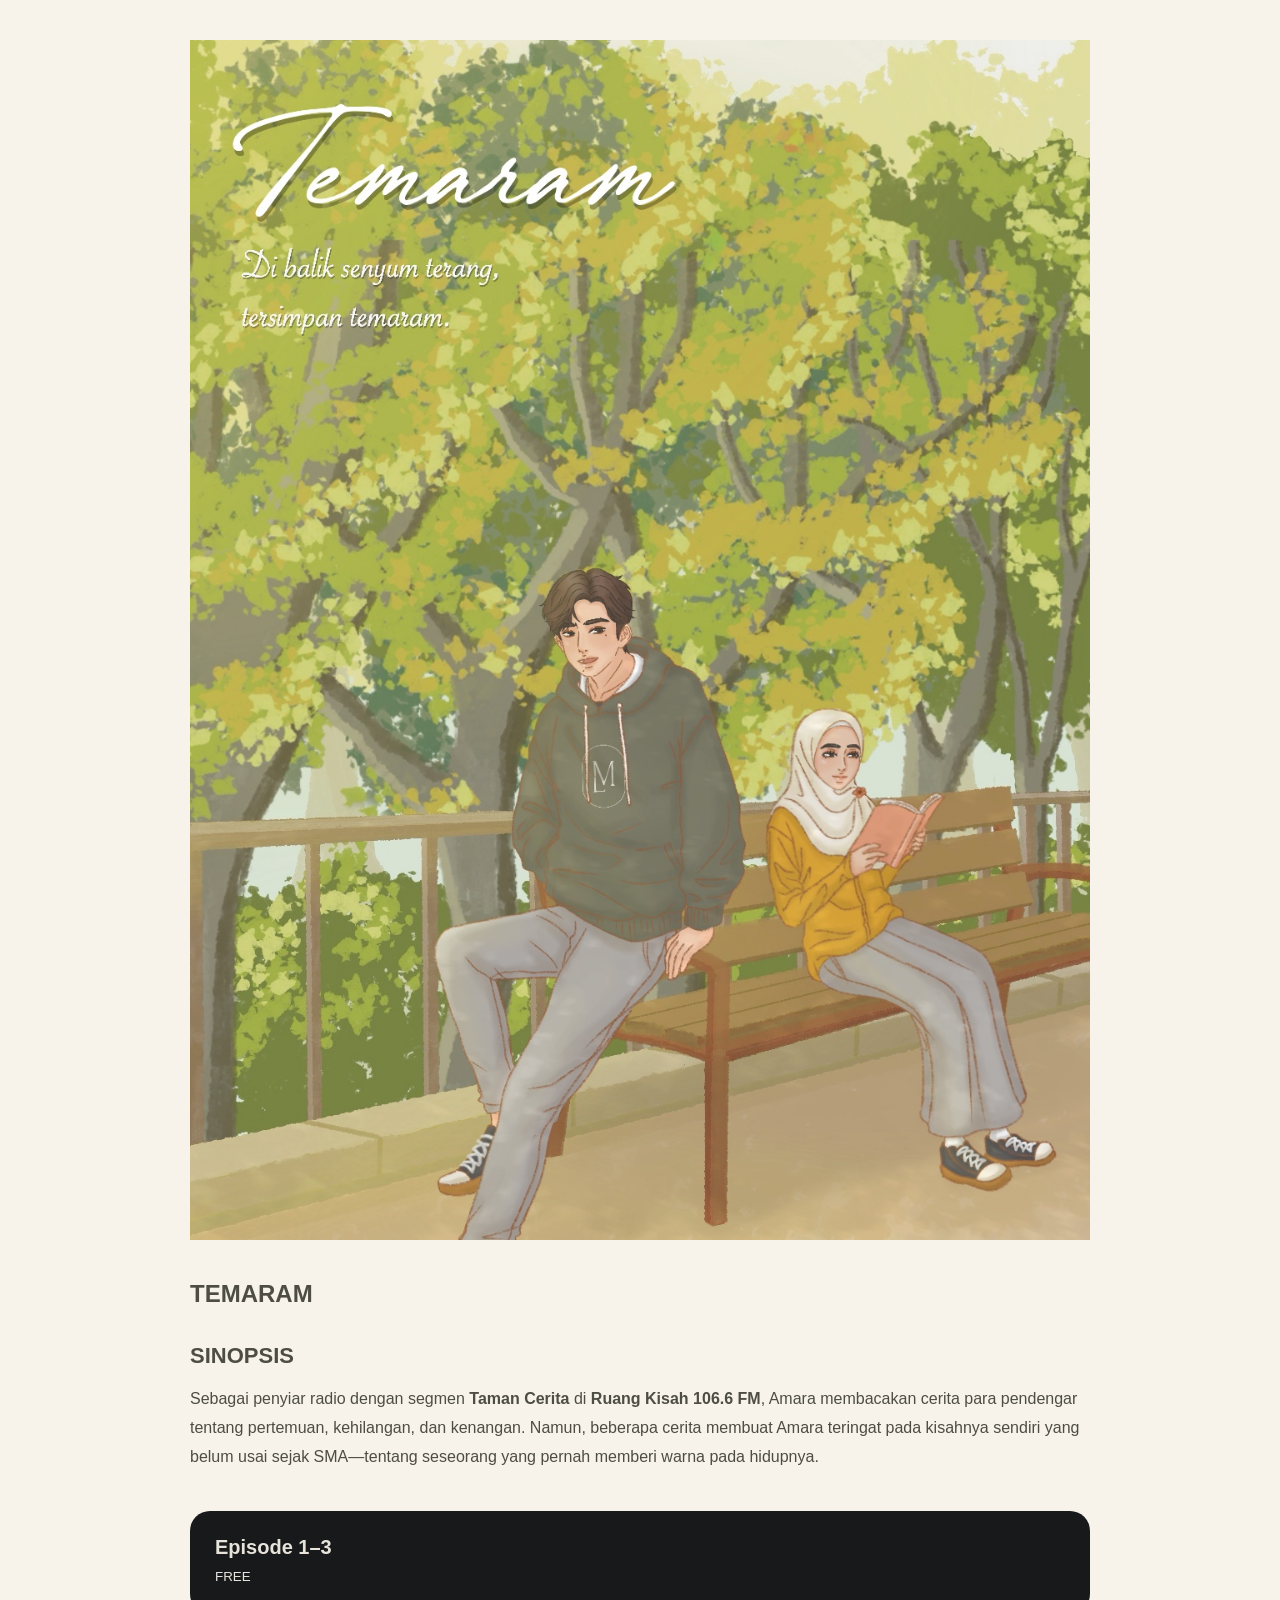
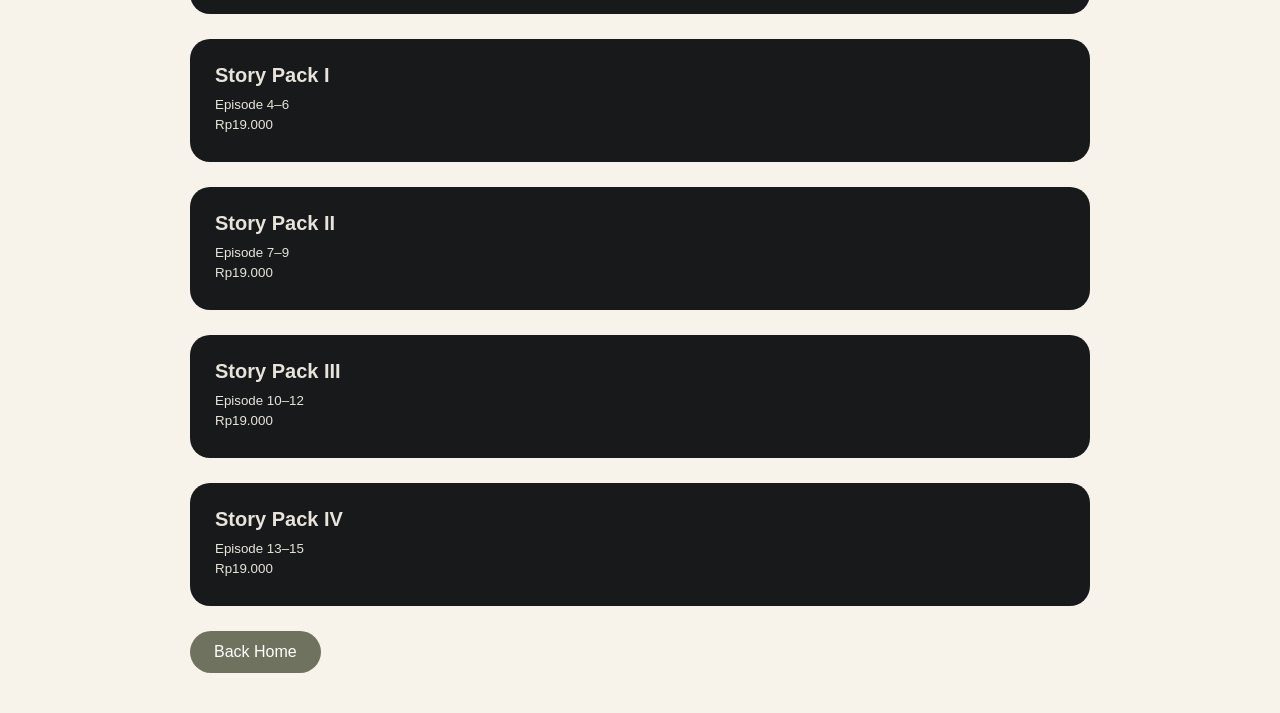
<file: temaram.html>
<!DOCTYPE html>
<html>
<head>
<meta charset="UTF-8">
<meta name="viewport" content="width=device-width, initial-scale=1">
<link rel="stylesheet" href="style.css">
<title>TEMARAM | LAMI</title>

<style>
.pack {
    margin-bottom: 25px;
}

.pack-button {
    width: 100%;
    padding: 25px;
    background: #17191a;
    color: #e8e4dc;
    border: none;
    border-radius: 20px;
    text-align: left;
    cursor: pointer;
}

.pack-button h2 {
    margin: 0 0 10px;
}

.pack-button p {
    margin: 5px 0;
}

.episodes {
    display: none;
    margin-top: 10px;
}

.episode {
    background: #242728;
    padding: 18px 22px;
    margin: 10px 0;
    border-radius: 15px;
    color: #d8d4cc;
    cursor: pointer;
}
.episode {
    display: block;
    text-decoration: none;
}
.lock {
    float: right;
    font-size: 20px;
}

.free {
    color: #7fbd82;
    font-weight: bold;
    float: right;
}
    
.sinopsis-title {
  margin-top: 35px;
  margin-bottom: 15px;
  font-size: 22px;
  font-weight: bold;
}

.sinopsis-text {
  line-height: 1.8;
  margin-bottom: 40px;
}
    
</style>

</head>

<body>

<section>

<img src="IMG_1497.jpeg" class="story-cover" alt="Cover TEMARAM">

<h1>TEMARAM</h1>

<h2 class="sinopsis-title">SINOPSIS</h2>

<p class="sinopsis-text">
Sebagai penyiar radio dengan segmen <strong>Taman Cerita</strong> di
<strong>Ruang Kisah 106.6 FM</strong>, Amara membacakan cerita para pendengar
tentang pertemuan, kehilangan, dan kenangan.

Namun, beberapa cerita membuat Amara teringat pada kisahnya sendiri yang belum
usai sejak SMA—tentang seseorang yang pernah memberi warna pada hidupnya.
</p>


<!-- FREE EPISODES -->

<div class="pack">

<button class="pack-button" onclick="toggleEpisodes('freeEpisodes')">

<h2>Episode 1–3</h2>

<p>FREE</p>

</button>


<div id="freeEpisodes" class="episodes">

<a href="episode1.html" class="episode">
Episode 1
<span class="free">FREE</span>
</a>

<a href="Episode2.html" class="episode">
Episode 2
<span class="free">FREE</span>
</a>

<div class="episode" onclick="openEpisode(3)">
Episode 3
<span class="free">FREE</span>
</div>

</div>

</div>


<!-- STORY PACK I -->

<div class="pack">

<button class="pack-button" onclick="toggleEpisodes('pack1')">

<h2>Story Pack I</h2>

<p>Episode 4–6</p>

<p>Rp19.000</p>

</button>


<div id="pack1" class="episodes">

<div class="episode">
Episode 4
<span class="lock">🔒</span>
</div>

<div class="episode">
Episode 5
<span class="lock">🔒</span>
</div>

<div class="episode">
Episode 6
<span class="lock">🔒</span>
</div>

</div>

</div>


<!-- STORY PACK II -->

<div class="pack">

<button class="pack-button" onclick="toggleEpisodes('pack2')">

<h2>Story Pack II</h2>

<p>Episode 7–9</p>

<p>Rp19.000</p>

</button>


<div id="pack2" class="episodes">

<div class="episode">
Episode 7
<span class="lock">🔒</span>
</div>

<div class="episode">
Episode 8
<span class="lock">🔒</span>
</div>

<div class="episode">
Episode 9
<span class="lock">🔒</span>
</div>

</div>

</div>


<!-- STORY PACK III -->

<div class="pack">

<button class="pack-button" onclick="toggleEpisodes('pack3')">

<h2>Story Pack III</h2>

<p>Episode 10–12</p>

<p>Rp19.000</p>

</button>


<div id="pack3" class="episodes">

<div class="episode">
Episode 10
<span class="lock">🔒</span>
</div>

<div class="episode">
Episode 11
<span class="lock">🔒</span>
</div>

<div class="episode">
Episode 12
<span class="lock">🔒</span>
</div>

</div>

</div>
<!-- STORY PACK IV -->

<div class="pack">

<button class="pack-button" onclick="toggleEpisodes('pack4')">

<h2>Story Pack IV</h2>

<p>Episode 13–15</p>

<p>Rp19.000</p>

</button>


<div id="pack4" class="episodes">

<div class="episode">
Episode 13
<span class="lock">🔒</span>
</div>

<div class="episode">
Episode 14
<span class="lock">🔒</span>
</div>

<div class="episode">
Episode 15
<span class="lock">🔒</span>
</div>

</div>

</div>


<a class="btn" href="index.html">Back Home</a>

</section>


<script>

function toggleEpisodes(id) {

    const episodes = document.getElementById(id);

    if (episodes.style.display === "block") {
        episodes.style.display = "none";
    } else {
        episodes.style.display = "block";
    }

}


function openEpisode(number) {

    alert("Episode " + number + " — FREE");

}

</script>

</body>
</html>
</file>
<file: style.css>
body{margin:0;font-family:Arial,sans-serif;background:#F7F3EA;color:#4d4d44}
.hero{padding:80px 24px;text-align:center}.tag{font-style:italic;color:#6F725F}
.btn{display:inline-block;padding:12px 24px;background:#6F725F;color:#fff;text-decoration:none;border-radius:30px}
section{max-width:900px;margin:auto;padding:40px 24px}

.card{
    display:flex;
    gap:20px;
    align-items:center;
}

.cover{
    width:180px;
    height:260px;
    flex-shrink:0;
    overflow:hidden;
    border:2px dashed #8C8C77;
    display:flex;
    align-items:center;
    justify-content:center;
}

.cover img{
    width:100%;
    height:100%;
    object-fit:cover;
    display:block;
}

.episode-nav {
  display: flex;
  justify-content: space-between;
  align-items: center;
  width: 100%;
  padding: 30px 0 50px;
}

.nav-circle {
  width: 48px;
  height: 48px;
  border-radius: 50%;
  background: #7fbd82;
  color: #17191a;
  display: flex;
  align-items: center;
  justify-content: center;
  text-decoration: none;
  font-size: 24px;
  font-weight: bold;
}

.about-logo{
  width:180px;
  height:auto;
  display:block;
  margin:0 auto 30px;
}
.shop-button{
    border:none;
    cursor:pointer;
    font-family:Arial,sans-serif;
    font-size:16px;
}
.story-cover{
    width:100%;
    max-width:1080px;
    height:auto;
    display:block;
    margin:0 auto 40px;
}
</file>
